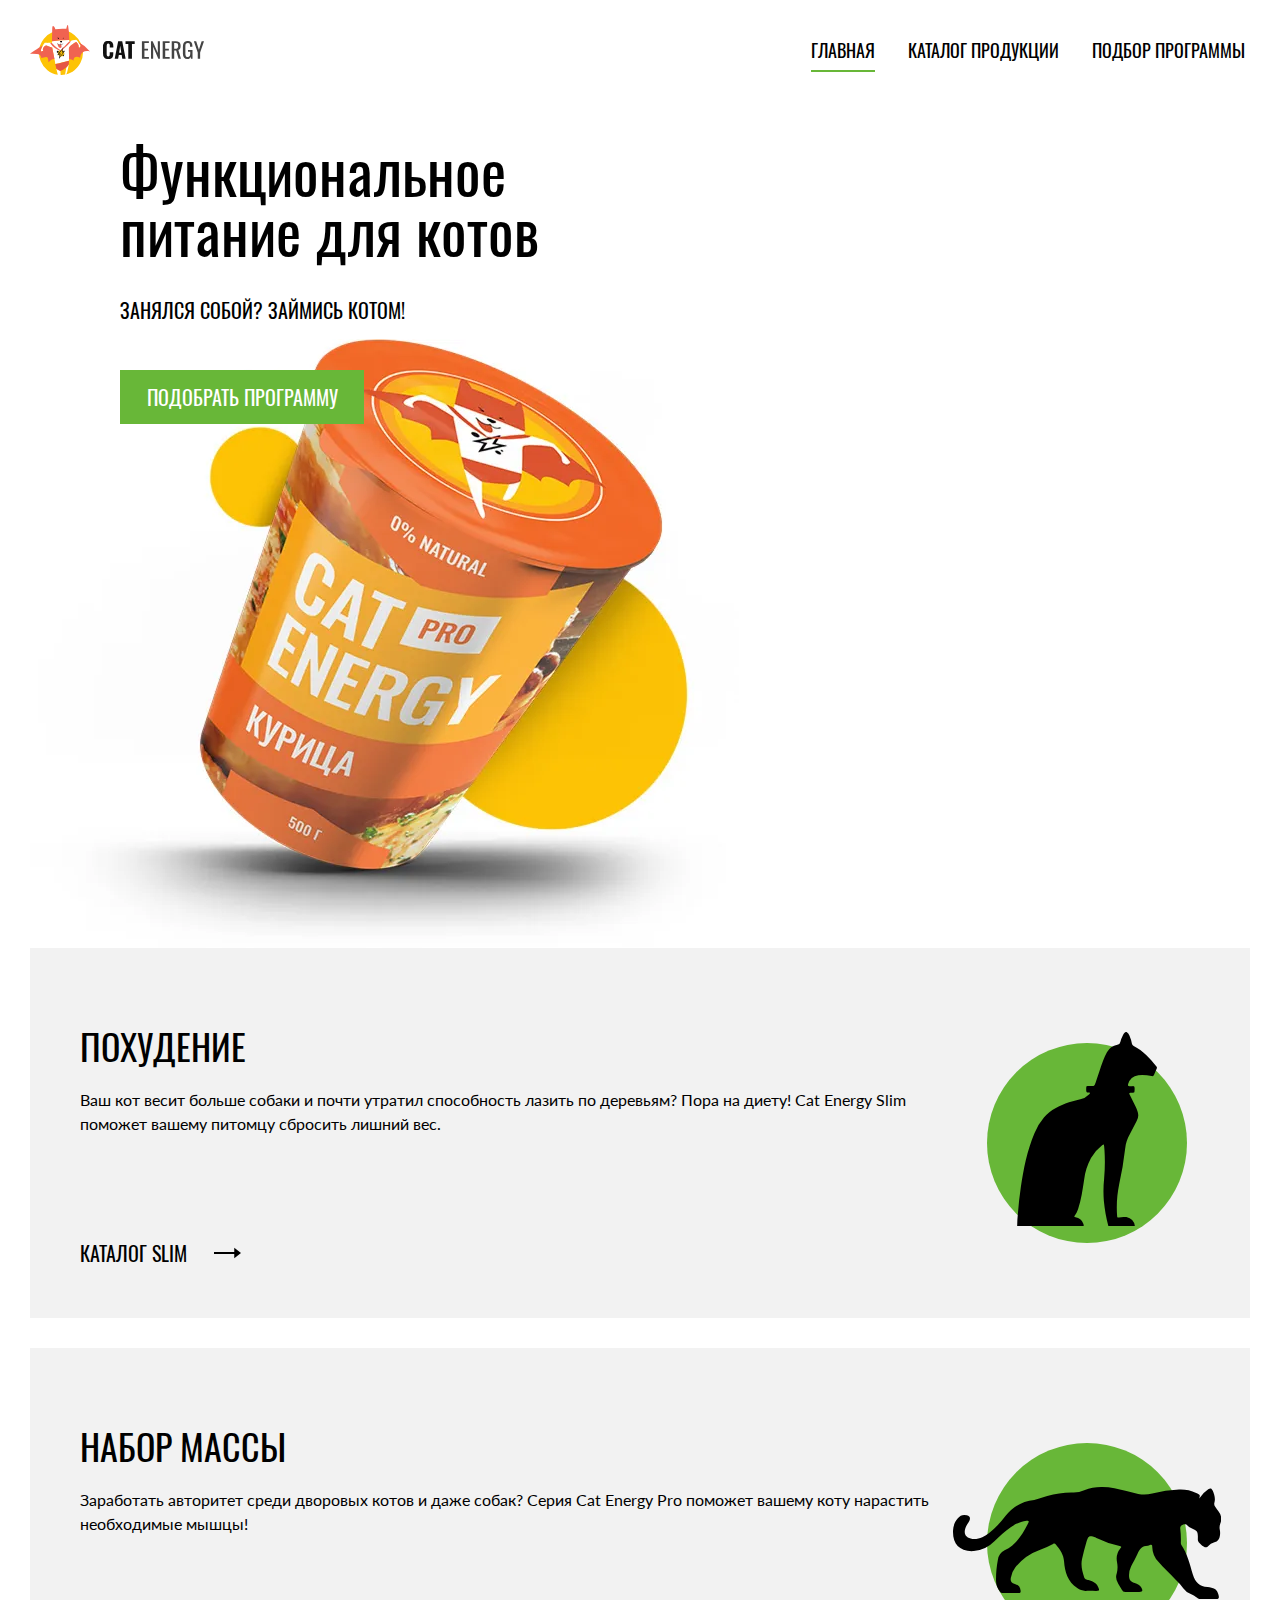
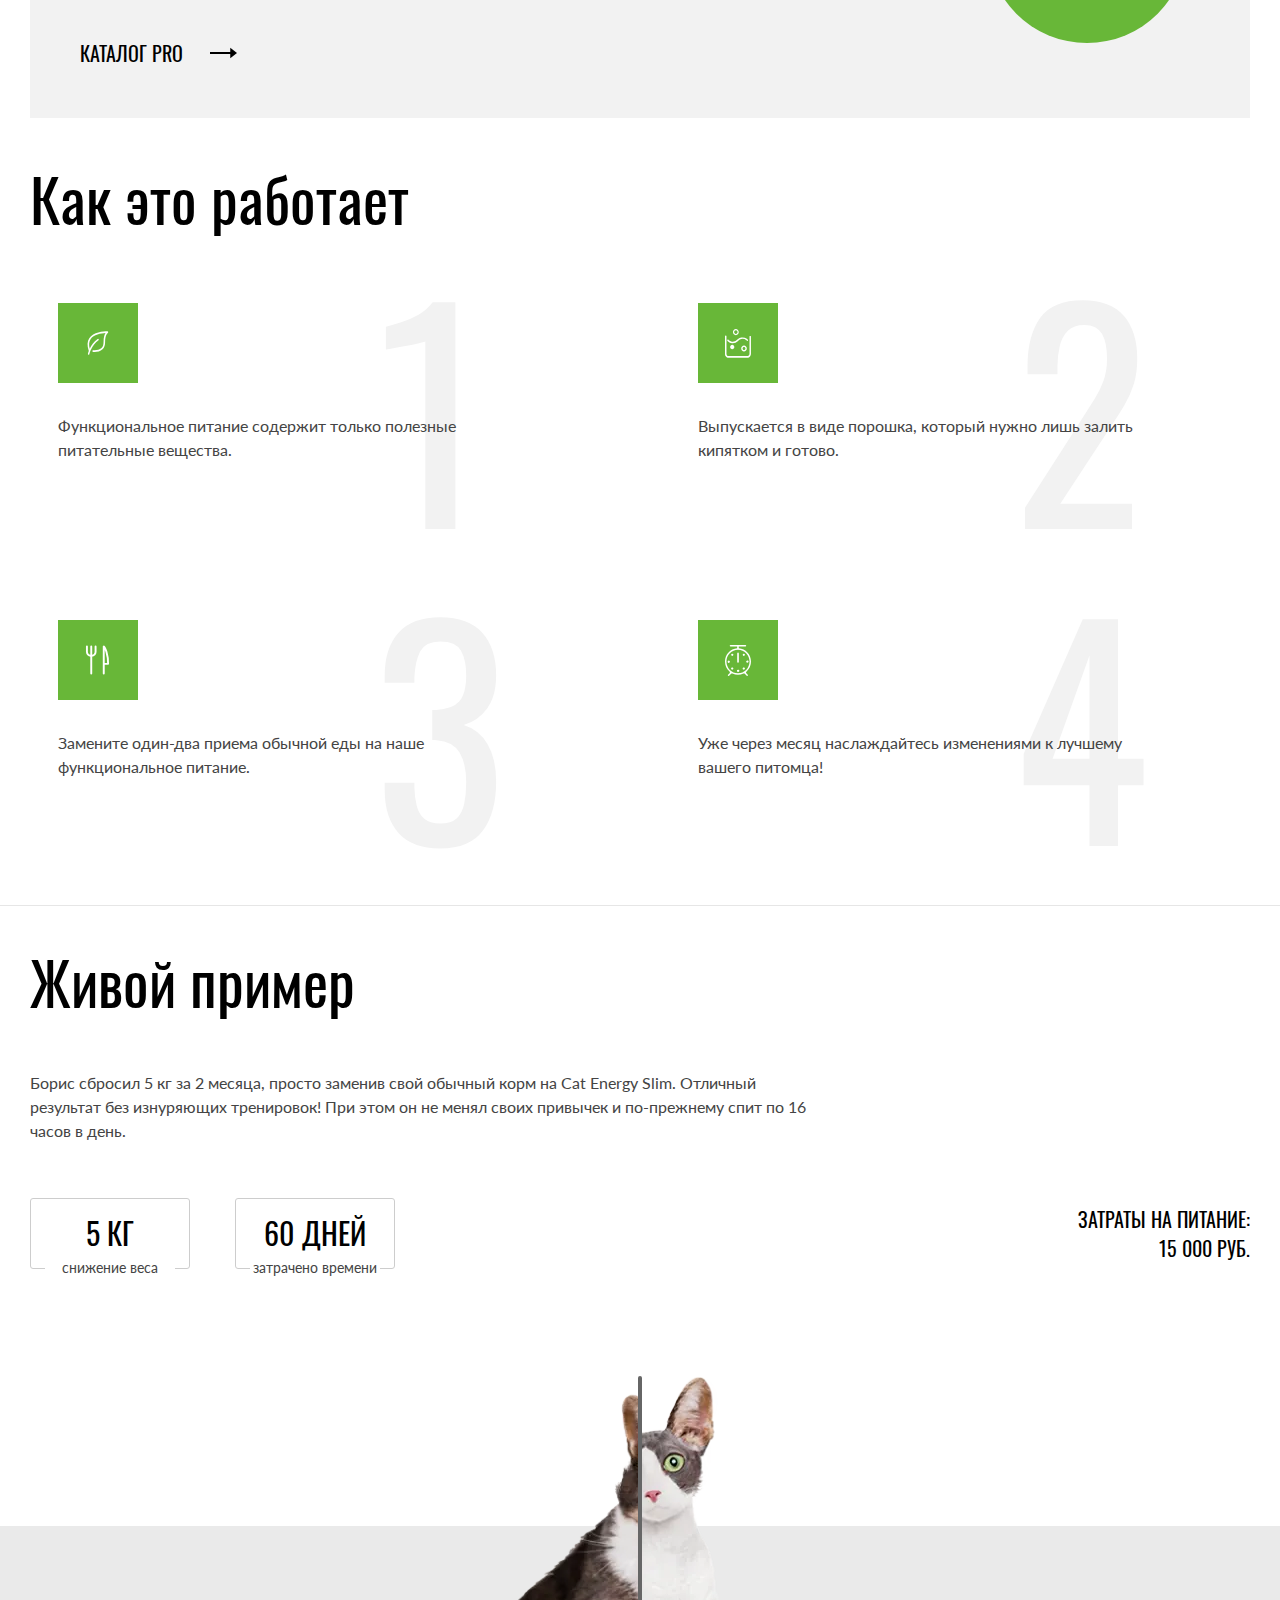
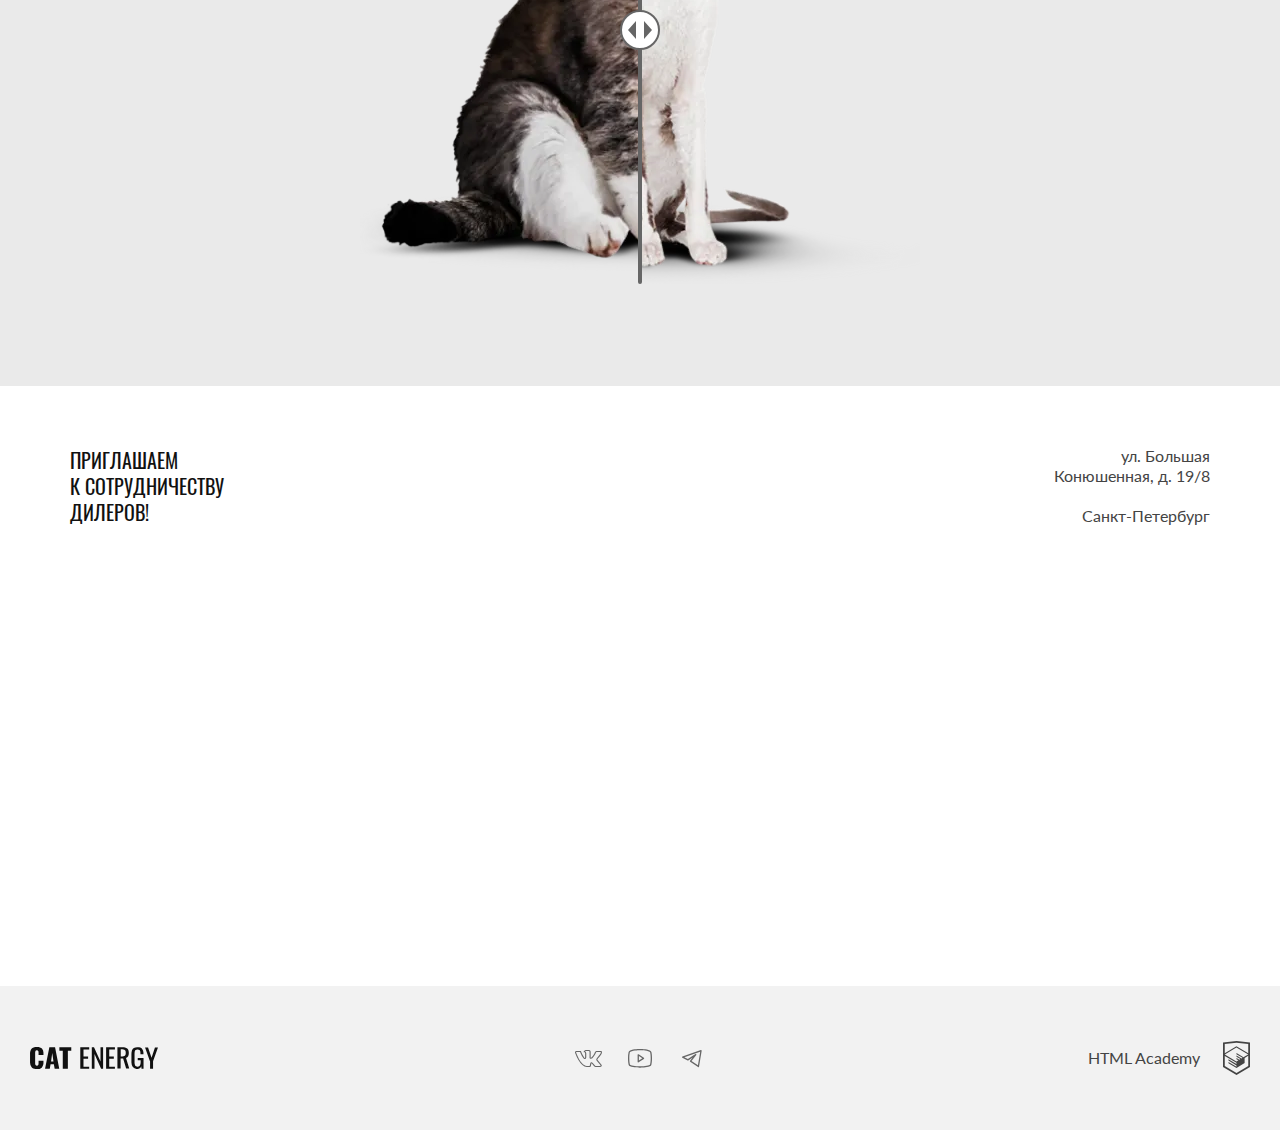
<file: index.html>
<!DOCTYPE html><html lang="ru"><head><meta charset="UTF-8"><title>Cat Energy</title><meta name="viewport" content="width=device-width,initial-scale=1"><link rel="preload" href="fonts/lato/Lato-Regular.woff2" as="font"><link rel="preload" href="fonts/oswald/oswaldregular.woff2" as="font"><link rel="stylesheet" href="styles/styles.css"><link rel="icon" href="favicon.ico"><link rel="icon" href="favicons/icon.svg" type="image/svg+xml"><link rel="apple-touch-icon" href="favicons/apple.png"><link rel="manifest" href="manifest.webmanifest"></head><body><header class="page-header page-header--index"><div class="page-header__wrapper container"><div class="page-header__row"><div class="page-header__logo-icon"><picture><source type="image/svg+xml" media="(min-width: 1440px)" srcset="images/logo_l.svg" width="202" height="59"><source type="image/svg+xml" media="(min-width: 768px)" srcset="images/logo_m.svg" width="174" height="50"><img class="page-header__logo-img" src="images/logo_s.svg" width="33" height="38" alt="Логотип 'Cat energy'."></picture></div><div class="page-header__logo-type"><img class="page-header__brand" src="images/logo-type_s.svg" width="101" height="18" alt="Cat energy."></div><button class="page-header__nav-toggler burger burger--no-js js-burger" type="button" aria-label="Открыть меню."><span class="burger__line"></span> <span class="burger__line"></span> <span class="burger__line"></span></button></div><nav class="page-header__nav main-nav main-nav--index main-nav--no-js js-main-nav"><ul class="main-nav__list"><li class="main-nav__item"><div class="main-nav__link main-nav__link--current main-nav__link--current--index">главная</div></li><li class="main-nav__item"><a class="main-nav__link" href="catalog.html">каталог продукции</a></li><li class="main-nav__item"><a class="main-nav__link" href="form.html">подбор программы</a></li></ul></nav></div></header><main class="page-main"><h1 class="visually-hidden">Продукция Cat Energy.</h1><section class="hero"><div class="hero__wrapper container"><h2 class="hero__title title-prime title-prime--highlight">Функциональное питание для котов</h2><p class="hero__slogan">Занялся собой? Займись котом!</p><a class="hero__form-button button-prime" href="form.html">подобрать программу</a><picture><source type="image/webp" media="(min-width: 1440px)" srcset="images/main-preview_l@1x.webp, images/main-preview_l@2x.webp 2x" width="552" height="499"><source type="image/webp" media="(min-width: 768px)" srcset="images/main-preview_m@1x.webp, images/main-preview_m@2x.webp 2x" width="709" height="609"><source type="image/webp" srcset="images/main-preview_s@1x.webp, images/main-preview_s@2x.webp 2x" width="280" height="270"><source type="image/png" media="(min-width: 1440px)" srcset="images/main-preview_l@1x.png, images/main-preview_l@2x.png 2x" width="552" height="499"><source type="image/png" media="(min-width: 768px)" srcset="images/main-preview_m@1x.png, images/main-preview_m@2x.png 2x" width="709" height="609"><img class="hero__pic" src="images/main-preview_s@1x.png" srcset="images/main-preview_s@2x.png 2x" width="280" height="270" alt="'Cat Energy Pro' с курицей."></picture></div></section><section class="intent"><div class="intent__wrapper container"><h2 class="visually-hidden">линейки при особых потребностях питомца</h2><ul class="intent__list"><li class="intent__item intent-item"><div class="intent__icon intent__icon--slim"><svg width="36" height="50" aria-hidden="true" focusable="false"><use href="images/icons/stack.svg#intent_slim"></use></svg></div><h3 class="intent-item__title">похудение</h3><p class="intent-item__text text-content-prime text-content-prime--highlight">Ваш кот весит больше собаки и почти утратил способность лазить по деревьям? Пора на диету! Cat Energy Slim поможет вашему питомцу сбросить лишний вес.</p><a class="intent-item__link" href="404.html">каталог slim</a></li><li class="intent__item intent-item"><div class="intent__icon intent__icon--pro"><svg width="67" height="28" aria-hidden="true" focusable="false"><use href="images/icons/stack.svg#intent_pro"></use></svg></div><h3 class="intent-item__title">набор массы</h3><p class="intent-item__text text-content-prime text-content-prime--highlight">Заработать авторитет среди дворовых котов и даже собак? Серия Cat Energy Pro поможет вашему коту нарастить необходимые мышцы!</p><a class="intent-item__link" href="404.html">каталог pro</a></li></ul></div></section><section class="food-concept"><div class="food-concept__wrapper container"><h2 class="food-concept__title title-prime">Как это работает</h2><ul class="food-concept__list"><li class="food-concept__item text-content-prime"><div class="food-concept__icon"><svg width="25" height="28" aria-hidden="true" focusable="false"><use href="images/icons/stack.svg#food-concept_leaf"></use></svg></div><p class="food-concept__content">Функциональное питание содержит только полезные питательные вещества.</p></li><li class="food-concept__item text-content-prime"><div class="food-concept__icon"><svg width="26" height="29" aria-hidden="true" focusable="false"><use href="images/icons/stack.svg#food-concept_water"></use></svg></div><p class="food-concept__content">Выпускается в виде порошка, который нужно лишь залить кипятком и готово.</p></li><li class="food-concept__item text-content-prime"><div class="food-concept__icon"><svg width="25" height="30" aria-hidden="true" focusable="false"><use href="images/icons/stack.svg#food-concept_fork-knife"></use></svg></div><p class="food-concept__content">Замените один-два приема обычной еды на наше функциональное питание.</p></li><li class="food-concept__item text-content-prime"><div class="food-concept__icon"><svg width="26" height="31" aria-hidden="true" focusable="false"><use href="images/icons/stack.svg#food-concept_clock"></use></svg></div><p class="food-concept__content">Уже через месяц наслаждайтесь изменениями к&nbsp;лучшему вашего&nbsp;питомца!</p></li></ul></div></section><section class="example"><div class="example__wrapper container"><h2 class="example__title title-prime">Живой пример</h2><p class="example__text text-content-prime">Борис сбросил 5 кг за 2 месяца, просто заменив свой обычный корм на Cat Energy Slim. Отличный результат без&nbsp;изнуряющих тренировок! При этом он не менял своих привычек и по-прежнему спит по 16 часов в день.</p><div class="example__stat"><dl class="example__stat-list statistic"><div class="statistic__item"><dt class="statistic__count">5 кг</dt><dd class="statistic__description">снижение веса</dd></div><div class="statistic__item"><dt class="statistic__count">60 дней</dt><dd class="statistic__description">затрачено времени</dd></div></dl><p class="example__stat-price">Затраты на питание: <span class="example__stat-price-value">15 000 РУБ.</span></p></div><div class="example__slider slider"><div class="slider__before"><picture><source type="image/webp" media="(min-width: 768px)" srcset="images/examp-before_l@1x.webp, images/examp-before_l@2x.webp 2x" width="560" height="512"><source type="image/webp" srcset="images/examp-before_s@1x.webp, images/examp-before_s@2x.webp 2x" width="280" height="256"><source type="image/png" media="(min-width: 768px)" srcset="images/examp-before_l@1x.png, images/examp-before_l@2x.png 2x" width="560" height="512"><img class="slider__before-pic" src="images/examp-before_s@1x.png" srcset="images/examp-before_s@2x.png 2x" width="280" height="256" alt="Борис 2 месяца назад."></picture></div><button class="slider__draggler" type="button" aria-label="Потяните в бок и сравните результат."><span class="slider__arrows"></span></button><div class="slider__after"><picture><source type="image/webp" media="(min-width: 768px)" srcset="images/examp-after_l@1x.webp, images/examp-after_l@2x.webp 2x" width="560" height="512"><source type="image/webp" srcset="images/examp-after_s@1x.webp, images/examp-after_s@2x.webp 2x" width="280" height="256"><source type="image/png" media="(min-width: 768px)" srcset="images/examp-after_l@1x.png, images/examp-after_l@2x.png 2x" width="560" height="512"><img class="slider__after-pic" src="images/examp-after_s@1x.png" srcset="images/examp-after_s@2x.png 2x" width="280" height="256" alt="Борис сейчас."></picture></div></div></div></section><section class="contacts"><div class="contacts__wrapper container"><h2 class="contacts__title">приглашаем к&nbsp;сотрудничеству дилеров!</h2><address class="contacts__address">ул. Большая Конюшенная,&nbsp;д.&nbsp;19/8 <span class="contacts__city">Санкт-Петербург</span></address></div><div class="contacts__map-wrapper"><iframe class="contacts__map" src="https://www.google.com/maps/embed?pb=!1m18!1m12!1m3!1d1998.6037876728633!2d30.320472477571837!3d59.93871647491507!2m3!1f0!2f0!3f0!3m2!1i1024!2i768!4f13.1!3m3!1m2!1s0x4696310fca145cc1%3A0x42b32648d8238007!2z0JHQvtC70YzRiNCw0Y8g0JrQvtC90Y7RiNC10L3QvdCw0Y8g0YPQuy4sIDE5LzgsINCh0LDQvdC60YIt0J_QtdGC0LXRgNCx0YPRgNCzLCAxOTExODY!5e0!3m2!1sru!2sru!4v1704482740620!5m2!1sru!2sru" loading="lazy"></iframe></div></section></main><footer class="page-footer"><div class="page-footer__wrapper container"><div class="page-footer__logo-link"><img src="images/logo-type_s.svg" width="128" height="24" alt="Логотип 'Cat energy'."></div><ul class="page-footer__socials socials"><li class="socials__item"><a class="socials__link" href="https://vk.com/htmlacademy" aria-label="Cat Energy в 'В контакте'."><svg class="socials__icon" role="img" width="28" height="22" fill="currentColor"><use href="images/icons/stack.svg#social_vk"></use></svg></a></li><li class="socials__item"><a class="socials__link" href="https://www.youtube.com/user/htmlacademyru" aria-label="Cat Energy в 'You Tube'."><svg class="socials__icon" role="img" width="28" height="22" fill="currentColor"><use href="images/icons/stack.svg#social_youtube"></use></svg></a></li><li class="socials__item"><a class="socials__link" href="https://t.me/htmlacademy" aria-label="Cat Energy в 'Telegram'."><svg class="socials__icon" role="img" width="28" height="22" fill="currentColor"><use href="images/icons/stack.svg#social_telegram"></use></svg></a></li></ul><div class="page-footer__developer"><a class="page-footer__developer-link" href="https://htmlacademy.ru/intensive/adaptive" aria-label="Сайт 'HTML Academy'.">HTML Academy</a> <a class="page-footer__developer-link page-footer__developer-link--icon" href="https://htmlacademy.ru/intensive/adaptive" aria-label="Сайт 'HTML Academy'."></a></div></div></footer><script src="scripts/menu.js"></script></body></html>
</file>
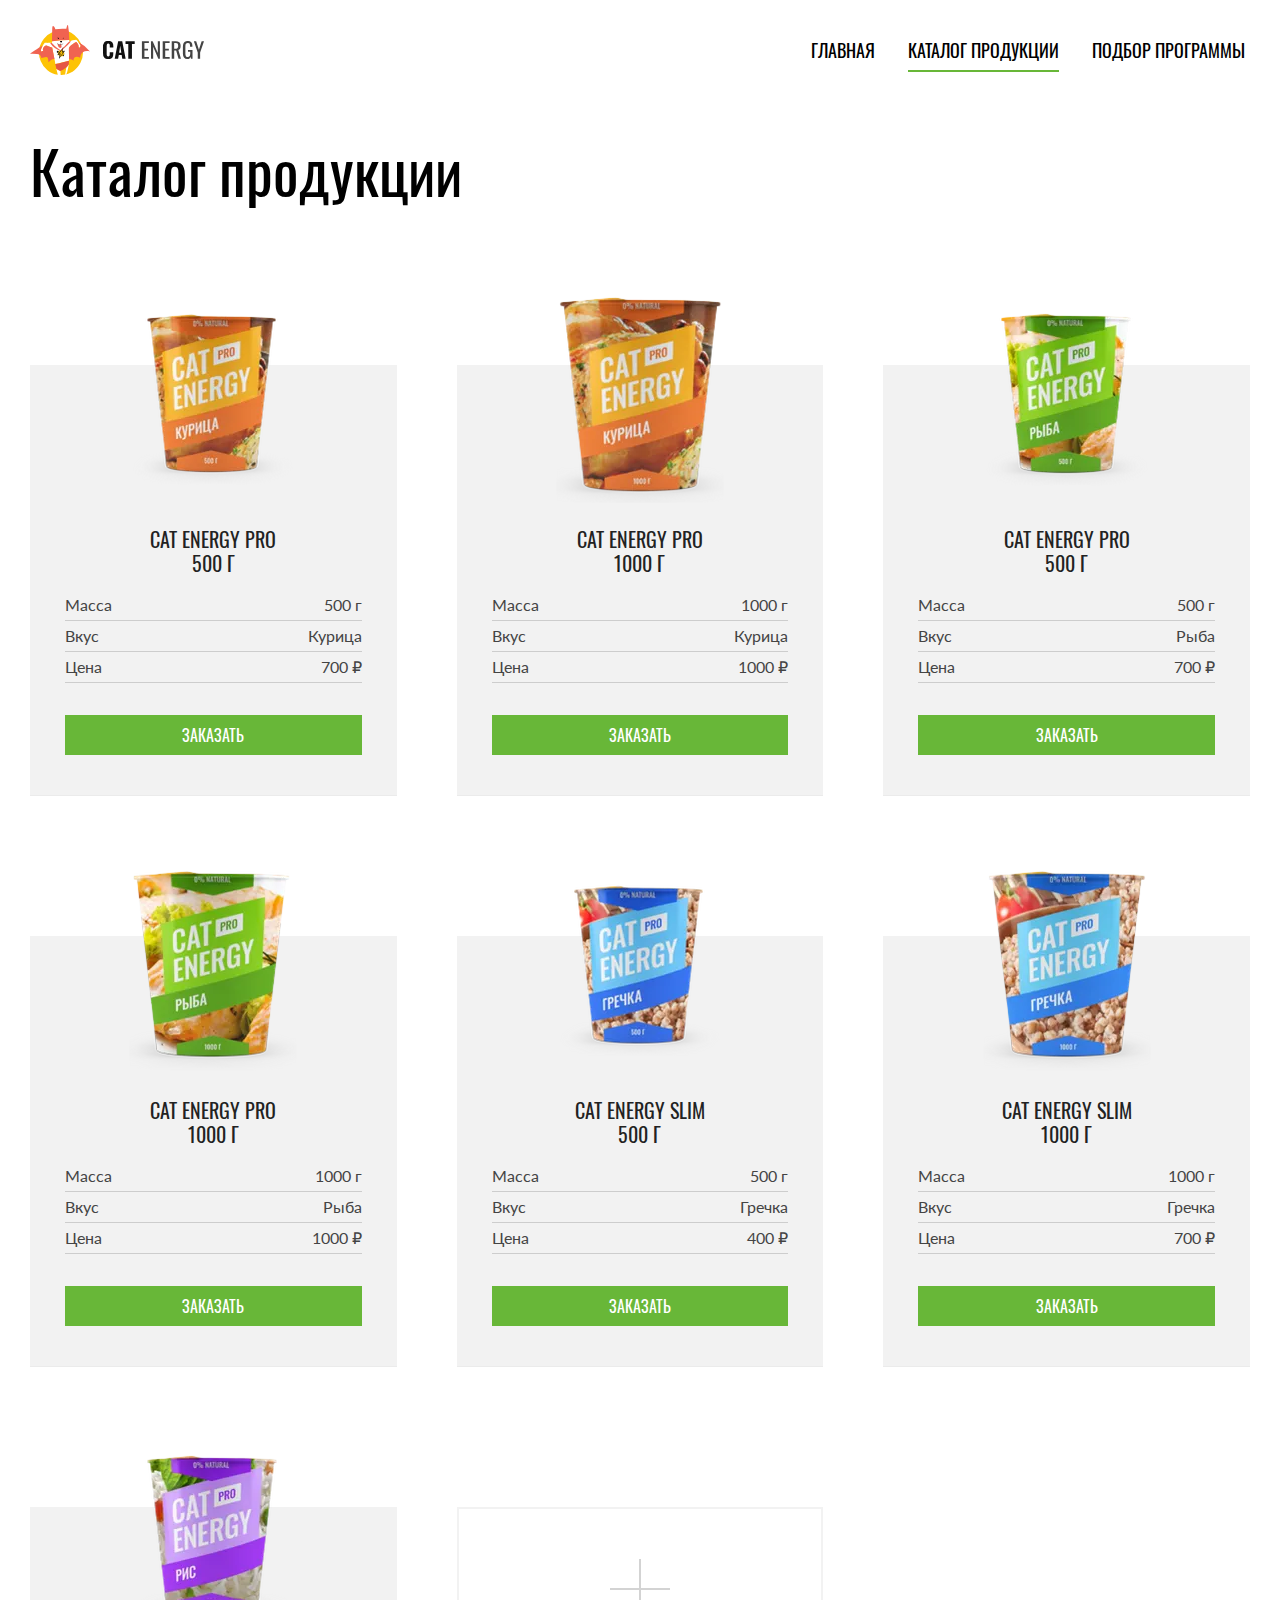
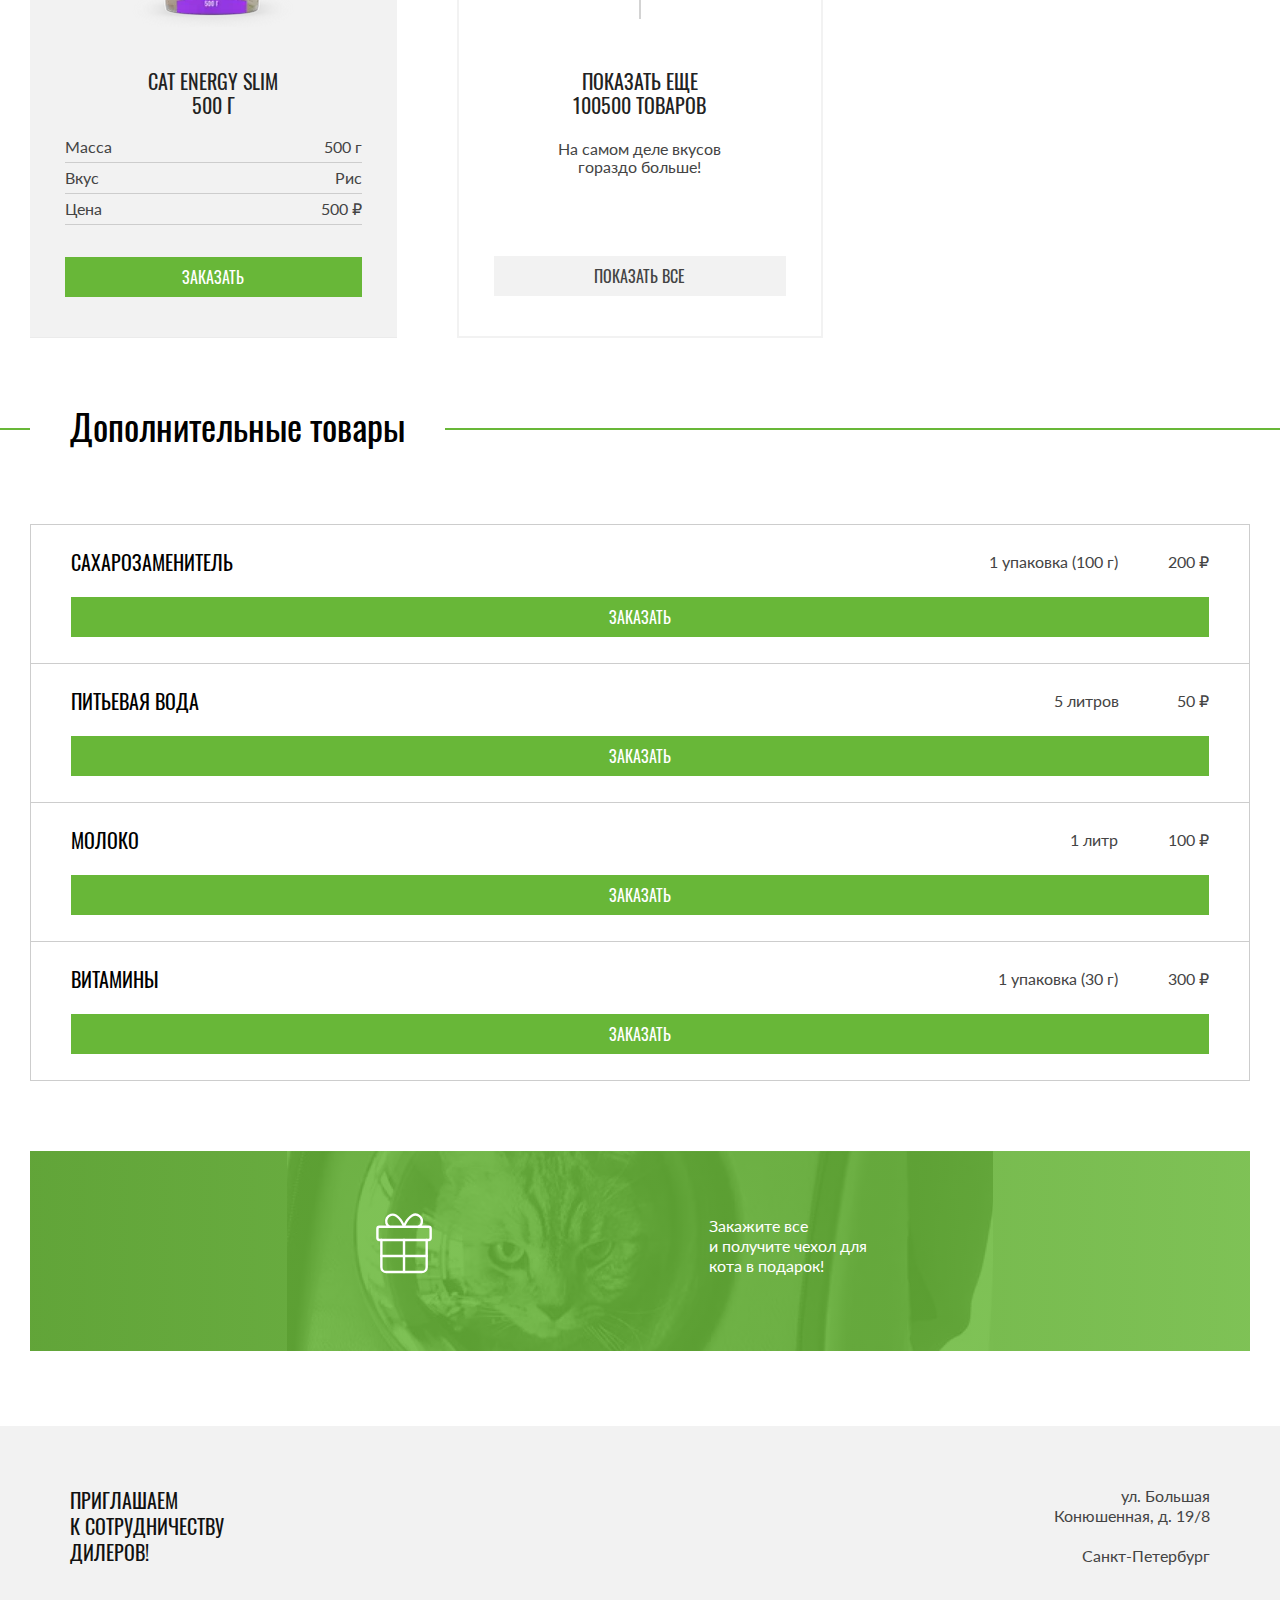
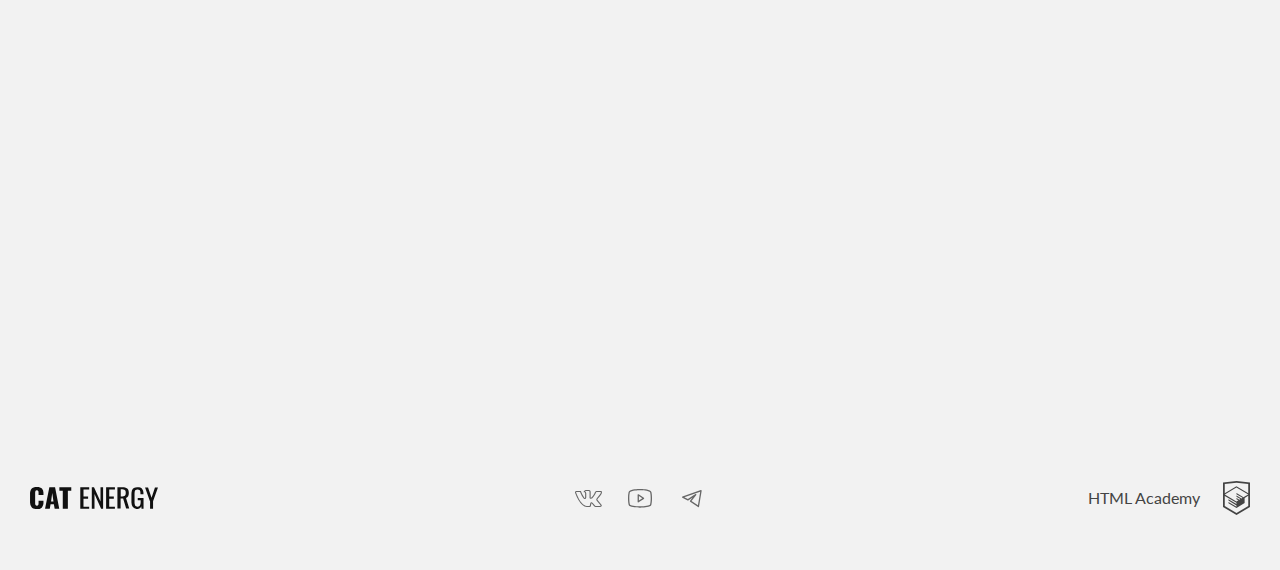
<file: catalog.html>
<!DOCTYPE html><html lang="ru"><head><meta charset="UTF-8"><title>Cat Energy</title><meta name="viewport" content="width=device-width,initial-scale=1"><link rel="preload" href="fonts/lato/Lato-Regular.woff2" as="font"><link rel="preload" href="fonts/oswald/oswaldregular.woff2" as="font"><link rel="stylesheet" href="styles/styles.css"><link rel="icon" href="favicon.ico"><link rel="icon" href="favicons/icon.svg" type="image/svg+xml"><link rel="apple-touch-icon" href="favicons/apple.png"><link rel="manifest" href="manifest.webmanifest"></head><body><header class="page-header"><div class="page-header__wrapper container"><div class="page-header__row page-header__row--inner"><a class="page-header__logo-icon" href="index.html"><picture><source type="image/svg+xml" media="(min-width: 1440px)" srcset="images/logo_l.svg" width="202" height="59"><source type="image/svg+xml" media="(min-width: 768px)" srcset="images/logo_m.svg" width="174" height="50"><img class="page-header__logo-img" src="images/logo_s.svg" width="33" height="38" alt="Логотип 'Cat energy'."></picture></a><a class="page-header__logo-type" href="index.html" tabindex="-1"><img class="page-header__brand" src="images/logo-type_s.svg" width="101" height="18" alt="Cat energy."> </a><button class="page-header__nav-toggler burger burger--no-js js-burger" type="button" aria-label="Открыть меню."><span class="burger__line"></span> <span class="burger__line"></span> <span class="burger__line"></span></button></div><nav class="page-header__nav main-nav main-nav--no-js js-main-nav"><ul class="main-nav__list"><li class="main-nav__item"><a class="main-nav__link" href="index.html">главная</a></li><li class="main-nav__item"><div class="main-nav__link main-nav__link--current">каталог продукции</div></li><li class="main-nav__item"><a class="main-nav__link" href="form.html">подбор программы</a></li></ul></nav></div></header><main class="page-main"><h1 class="page-main__title title-prime">Каталог продукции</h1><section class="products"><h2 class="visually-hidden">Полнорационный корм</h2><div class="products__wrapper container"><ul class="products__list"><li class="product"><a class="product__pic-link" href="404.html" tabindex="-1"><picture><source type="image/webp" media="(min-width: 1440px)" srcset="images/product-chiken-500_l@1x.webp, images/product-chiken-500_l@2x.webp 2x" width="169" height="210"><source type="image/webp" media="(min-width: 768px)" srcset="images/product-chiken-500_m@1x.webp, images/product-chiken-500_m@2x.webp 2x" width="200" height="210"><source type="image/webp" srcset="images/product-chiken-500_s@1x.webp, images/product-chiken-500_s@2x.webp 2x" width="140" height="107"><source type="image/png" media="(min-width: 1440px)" srcset="images/product-chiken-500_l@1x.png, images/product-chiken-500_l@2x.png 2x" width="169" height="210"><source type="image/png" media="(min-width: 768px)" srcset="images/product-chiken-500_m@1x.png, images/product-chiken-500_m@2x.png 2x" width="200" height="210"><img class="product__pic" src="images/product-chiken-500_s@1x.png" srcset="images/product-chiken-500_s@2x.png 2x" width="140" height="107" alt="Cat Energy PRO с курицей."></picture></a><a class="product__title-link" href="404.html"><h3 class="product__title title-catalog">Cat Energy PRO 500 г</h3></a><dl class="product__description"><div class="product__description-item"><dt class="product__description-name">Масса</dt><dd class="product__description-value">500 г</dd></div><div class="product__description-item"><dt class="product__description-name">Вкус</dt><dd class="product__description-value">Курица</dd></div><div class="product__description-item"><dt class="product__description-name">Цена</dt><dd class="product__description-value">700 ₽</dd></div></dl><a class="product__link button-prime button-prime--catalog" href="404.html">заказать</a></li><li class="product"><a class="product__pic-link" href="404.html" tabindex="-1"><picture><source type="image/webp" media="(min-width: 1440px)" srcset="images/product-chiken-1000_l@1x.webp, images/product-chiken-1000_l@2x.webp 2x" width="169" height="210"><source type="image/webp" media="(min-width: 768px)" srcset="images/product-chiken-1000_m@1x.webp, images/product-chiken-1000_m@2x.webp 2x" width="200" height="210"><source type="image/webp" srcset="images/product-chiken-1000_s@1x.webp, images/product-chiken-1000_s@2x.webp 2x" width="140" height="107"><source type="image/png" media="(min-width: 1440px)" srcset="images/product-chiken-1000_l@1x.png, images/product-chiken-1000_l@2x.png 2x" width="169" height="210"><source type="image/png" media="(min-width: 768px)" srcset="images/product-chiken-1000_m@1x.png, images/product-chiken-1000_m@2x.png 2x" width="200" height="210"><img class="product__pic" src="images/product-chiken-1000_s@1x.png" srcset="images/product-chiken-1000_s@2x.png 2x" width="140" height="107" alt="Cat Energy PRO с курицей."></picture></a><a class="product__title-link" href="404.html"><h3 class="product__title title-catalog">Cat Energy PRO 1000 г</h3></a><dl class="product__description"><div class="product__description-item"><dt class="product__description-name">Масса</dt><dd class="product__description-value">1000 г</dd></div><div class="product__description-item"><dt class="product__description-name">Вкус</dt><dd class="product__description-value">Курица</dd></div><div class="product__description-item"><dt class="product__description-name">Цена</dt><dd class="product__description-value">1000 ₽</dd></div></dl><a class="product__link button-prime button-prime--catalog" href="404.html">заказать</a></li><li class="product"><a class="product__pic-link" href="404.html" tabindex="-1"><picture><source type="image/webp" media="(min-width: 1440px)" srcset="images/product-fish-500_l@1x.webp, images/product-fish-500_l@2x.webp 2x" width="169" height="210"><source type="image/webp" media="(min-width: 768px)" srcset="images/product-fish-500_m@1x.webp, images/product-fish-500_m@2x.webp 2x" width="200" height="210"><source type="image/webp" srcset="images/product-fish-500_s@1x.webp, images/product-fish-500_s@2x.webp 2x" width="140" height="107"><source type="image/png" media="(min-width: 1440px)" srcset="images/product-fish-500_l@1x.png, images/product-fish-500_l@2x.png 2x" width="169" height="210"><source type="image/png" media="(min-width: 768px)" srcset="images/product-fish-500_m@1x.png, images/product-fish-500_m@2x.png 2x" width="200" height="210"><img class="product__pic" src="images/product-fish-500_s@1x.png" srcset="images/product-fish-500_s@2x.png 2x" width="140" height="107" alt="Cat Energy PRO с рыбой."></picture></a><a class="product__title-link" href="404.html"><h3 class="product__title title-catalog">Cat Energy PRO 500 г</h3></a><dl class="product__description"><div class="product__description-item"><dt class="product__description-name">Масса</dt><dd class="product__description-value">500 г</dd></div><div class="product__description-item"><dt class="product__description-name">Вкус</dt><dd class="product__description-value">Рыба</dd></div><div class="product__description-item"><dt class="product__description-name">Цена</dt><dd class="product__description-value">700 ₽</dd></div></dl><a class="product__link button-prime button-prime--catalog" href="404.html">заказать</a></li><li class="product"><a class="product__pic-link" href="404.html" tabindex="-1"><picture><source type="image/webp" media="(min-width: 1440px)" srcset="images/product-fish-1000_l@1x.webp, images/product-fish-1000_l@2x.webp 2x" width="169" height="210"><source type="image/webp" media="(min-width: 768px)" srcset="images/product-fish-1000_m@1x.webp, images/product-fish-1000_m@2x.webp 2x" width="200" height="210"><source type="image/webp" srcset="images/product-fish-1000_s@1x.webp, images/product-fish-1000_s@2x.webp 2x" width="140" height="107"><source type="image/png" media="(min-width: 1440px)" srcset="images/product-fish-1000_l@1x.png, images/product-fish-1000_l@2x.png 2x" width="169" height="210"><source type="image/png" media="(min-width: 768px)" srcset="images/product-fish-1000_m@1x.png, images/product-fish-1000_m@2x.png 2x" width="200" height="210"><img class="product__pic" src="images/product-fish-1000_s@1x.png" srcset="images/product-fish-1000_s@2x.png 2x" width="140" height="107" alt="Cat Energy PRO с рыбой."></picture></a><a class="product__title-link" href="404.html"><h3 class="product__title title-catalog">Cat Energy PRO 1000 г</h3></a><dl class="product__description"><div class="product__description-item"><dt class="product__description-name">Масса</dt><dd class="product__description-value">1000 г</dd></div><div class="product__description-item"><dt class="product__description-name">Вкус</dt><dd class="product__description-value">Рыба</dd></div><div class="product__description-item"><dt class="product__description-name">Цена</dt><dd class="product__description-value">1000 ₽</dd></div></dl><a class="product__link button-prime button-prime--catalog" href="404.html">заказать</a></li><li class="product"><a class="product__pic-link" href="404.html" tabindex="-1"><picture><source type="image/webp" media="(min-width: 1440px)" srcset="images/product-buckwheat-500_l@1x.webp, images/product-buckwheat-500_l@2x.webp 2x" width="169" height="210"><source type="image/webp" media="(min-width: 768px)" srcset="images/product-buckwheat-500_m@1x.webp, images/product-buckwheat-500_m@2x.webp 2x" width="200" height="210"><source type="image/png" srcset="images/product-buckwheat-500_s@1x.webp, images/product-buckwheat-500_s@2x.webp 2x" width="140" height="107"><source type="image/png" media="(min-width: 1440px)" srcset="images/product-buckwheat-500_l@1x.png, images/product-buckwheat-500_l@2x.png 2x" width="169" height="210"><source type="image/png" media="(min-width: 768px)" srcset="images/product-buckwheat-500_m@1x.png, images/product-buckwheat-500_m@2x.png 2x" width="200" height="210"><img class="product__pic" src="images/product-buckwheat-500_s@1x.png" srcset="images/product-buckwheat-500_s@2x.png 2x" width="140" height="107" alt="Cat Energy slim с гречкой."></picture></a><a class="product__title-link" href="404.html"><h3 class="product__title title-catalog">Cat Energy slim 500 г</h3></a><dl class="product__description"><div class="product__description-item"><dt class="product__description-name">Масса</dt><dd class="product__description-value">500 г</dd></div><div class="product__description-item"><dt class="product__description-name">Вкус</dt><dd class="product__description-value">Гречка</dd></div><div class="product__description-item"><dt class="product__description-name">Цена</dt><dd class="product__description-value">400 ₽</dd></div></dl><a class="product__link button-prime button-prime--catalog" href="404.html">заказать</a></li><li class="product"><a class="product__pic-link" href="404.html" tabindex="-1"><picture><source type="image/webp" media="(min-width: 1440px)" srcset="images/product-buckwheat-1000_l@1x.webp, images/product-buckwheat-1000_l@2x.webp 2x" width="169" height="210"><source type="image/webp" media="(min-width: 768px)" srcset="images/product-buckwheat-1000_m@1x.webp, images/product-buckwheat-1000_m@2x.webp 2x" width="200" height="210"><source type="image/webp" srcset="images/product-buckwheat-1000_s@1x.webp, images/product-buckwheat-1000_s@2x.webp 2x" width="140" height="107"><source type="image/png" media="(min-width: 1440px)" srcset="images/product-buckwheat-1000_l@1x.png, images/product-buckwheat-1000_l@2x.png 2x" width="169" height="210"><source type="image/png" media="(min-width: 768px)" srcset="images/product-buckwheat-1000_m@1x.png, images/product-buckwheat-1000_m@2x.png 2x" width="200" height="210"><img class="product__pic" src="images/product-buckwheat-1000_s@1x.png" srcset="images/product-buckwheat-1000_s@2x.png 2x" width="140" height="107" alt="Cat Energy slim с гречкой."></picture></a><a class="product__title-link" href="404."><h3 class="product__title title-catalog">Cat Energy slim 1000 г</h3></a><dl class="product__description"><div class="product__description-item"><dt class="product__description-name">Масса</dt><dd class="product__description-value">1000 г</dd></div><div class="product__description-item"><dt class="product__description-name">Вкус</dt><dd class="product__description-value">Гречка</dd></div><div class="product__description-item"><dt class="product__description-name">Цена</dt><dd class="product__description-value">700 ₽</dd></div></dl><a class="product__link button-prime button-prime--catalog" href="404.html">заказать</a></li><li class="product"><a class="product__pic-link" href="404.html" tabindex="-1"><picture><source type="image/webp" media="(min-width: 1440px)" srcset="images/product-rice-500_l@1x.webp, images/product-rice-500_l@2x.webp 2x" width="169" height="210"><source type="image/webp" media="(min-width: 768px)" srcset="images/product-rice-500_m@1x.webp, images/product-rice-500_m@2x.webp 2x" width="200" height="210"><source type="image/webp" srcset="images/product-rice-500_s@1x.webp, images/product-rice-500_s@2x.webp 2x" width="140" height="107"><source type="image/png" media="(min-width: 1440px)" srcset="images/product-rice-500_l@1x.png, images/product-rice-500_l@2x.png 2x" width="169" height="210"><source type="image/png" media="(min-width: 768px)" srcset="images/product-rice-500_m@1x.png, images/product-rice-500_m@2x.png 2x" width="200" height="210"><img class="product__pic" src="images/product-rice-500_s@1x.png" srcset="images/product-rice-500_s@2x.png 2x" width="140" height="107" alt="Cat Energy slim с рисом."></picture></a><a class="product__title-link" href="404.html"><h3 class="product__title title-catalog">Cat Energy slim 500 г</h3></a><dl class="product__description"><div class="product__description-item"><dt class="product__description-name">Масса</dt><dd class="product__description-value">500 г</dd></div><div class="product__description-item"><dt class="product__description-name">Вкус</dt><dd class="product__description-value">Рис</dd></div><div class="product__description-item"><dt class="product__description-name">Цена</dt><dd class="product__description-value">500 ₽</dd></div></dl><a class="product__link button-prime button-prime--catalog" href="404.html">заказать</a></li><li class="more"><h3 class="more__title title-catalog">Показать еще 100500 товаров</h3><p class="more__text">На самом деле вкусов гораздо больше!</p><a class="more__link button-prime button-prime--catalog button-prime--special" href="404.html">показать все</a></li></ul></div></section><section class="additional"><div class="additional__wrapper container"><h2 class="additional__title title-highlight"><span>Дополнительные&nbsp;товары</span></h2><ul class="additional__list"><li class="additional-card"><a class="additional-card__title-link" href="404.html"><h3 class="additional-card__title">Сахарозаменитель</h3></a><ul class="additional-card__description"><li class="additional-card__volume">1 упаковка (100 г)</li><li class="additional-card__price"><span class="visually-hidden">цена:</span>200 ₽</li></ul><a class="additional-card__link button-prime button-prime--catalog" href="404.html">заказать</a></li><li class="additional-card"><a class="additional-card__title-link" href="404.html"><h3 class="additional-card__title">питьевая вода</h3></a><ul class="additional-card__description"><li class="additional-card__volume">5 литров</li><li class="additional-card__price"><span class="visually-hidden">цена:</span>50 ₽</li></ul><a class="additional-card__link button-prime button-prime--catalog" href="404.html">заказать</a></li><li class="additional-card"><a class="additional-card__title-link" href="404.html"><h3 class="additional-card__title">молоко</h3></a><ul class="additional-card__description"><li class="additional-card__volume">1 литр</li><li class="additional-card__price"><span class="visually-hidden">цена:</span>100 ₽</li></ul><a class="additional-card__link button-prime button-prime--catalog" href="404.html">заказать</a></li><li class="additional-card"><a class="additional-card__title-link" href="404.html"><h3 class="additional-card__title">витамины</h3></a><ul class="additional-card__description"><li class="additional-card__volume">1 упаковка (30 г)</li><li class="additional-card__price"><span class="visually-hidden">цена:</span>300 ₽</li></ul><a class="additional-card__link button-prime button-prime--catalog" href="404.html">заказать</a></li></ul><div class="present"><h2 class="visually-hidden">Специальное предложение!</h2><p class="present__text">Закажите все и&nbsp;получите чехол для кота в подарок!</p></div></div></section><section class="contacts contacts--dark"><div class="contacts__wrapper container"><h2 class="contacts__title">приглашаем к&nbsp;сотрудничеству дилеров!</h2><address class="contacts__address">ул. Большая Конюшенная,&nbsp;д.&nbsp;19/8 <span class="contacts__city">Санкт-Петербург</span></address></div><div class="contacts__map-wrapper"><iframe class="contacts__map" src="https://www.google.com/maps/embed?pb=!1m18!1m12!1m3!1d1998.6037876728633!2d30.320472477571837!3d59.93871647491507!2m3!1f0!2f0!3f0!3m2!1i1024!2i768!4f13.1!3m3!1m2!1s0x4696310fca145cc1%3A0x42b32648d8238007!2z0JHQvtC70YzRiNCw0Y8g0JrQvtC90Y7RiNC10L3QvdCw0Y8g0YPQuy4sIDE5LzgsINCh0LDQvdC60YIt0J_QtdGC0LXRgNCx0YPRgNCzLCAxOTExODY!5e0!3m2!1sru!2sru!4v1704482740620!5m2!1sru!2sru" loading="lazy"></iframe></div></section></main><footer class="page-footer"><div class="page-footer__wrapper container"><a class="page-footer__logo-link" href="index.html" aria-current="page"><img src="images/logo-type_s.svg" width="128" height="24" alt="Логотип 'Cat energy'."></a><ul class="page-footer__socials socials"><li class="socials__item"><a class="socials__link" href="https://vk.com/htmlacademy" aria-label="Cat Energy в 'В контакте'."><svg class="socials__icon" role="img" width="28" height="22" fill="currentColor"><use href="images/icons/stack.svg#social_vk"></use></svg></a></li><li class="socials__item"><a class="socials__link" href="https://www.youtube.com/user/htmlacademyru" aria-label="Cat Energy в 'You Tube'."><svg class="socials__icon" role="img" width="28" height="22" fill="currentColor"><use href="images/icons/stack.svg#social_youtube"></use></svg></a></li><li class="socials__item"><a class="socials__link" href="https://t.me/htmlacademy" aria-label="Cat Energy в 'Telegram'."><svg class="socials__icon" role="img" width="28" height="22" fill="currentColor"><use href="images/icons/stack.svg#social_telegram"></use></svg></a></li></ul><div class="page-footer__developer"><a class="page-footer__developer-link" href="https://htmlacademy.ru/intensive/adaptive" aria-label="Сайт 'HTML Academy'.">HTML Academy</a> <a class="page-footer__developer-link page-footer__developer-link--icon" href="https://htmlacademy.ru/intensive/adaptive" aria-label="Сайт 'HTML Academy'."></a></div></div></footer><script src="scripts/menu.js"></script></body></html>
</file>
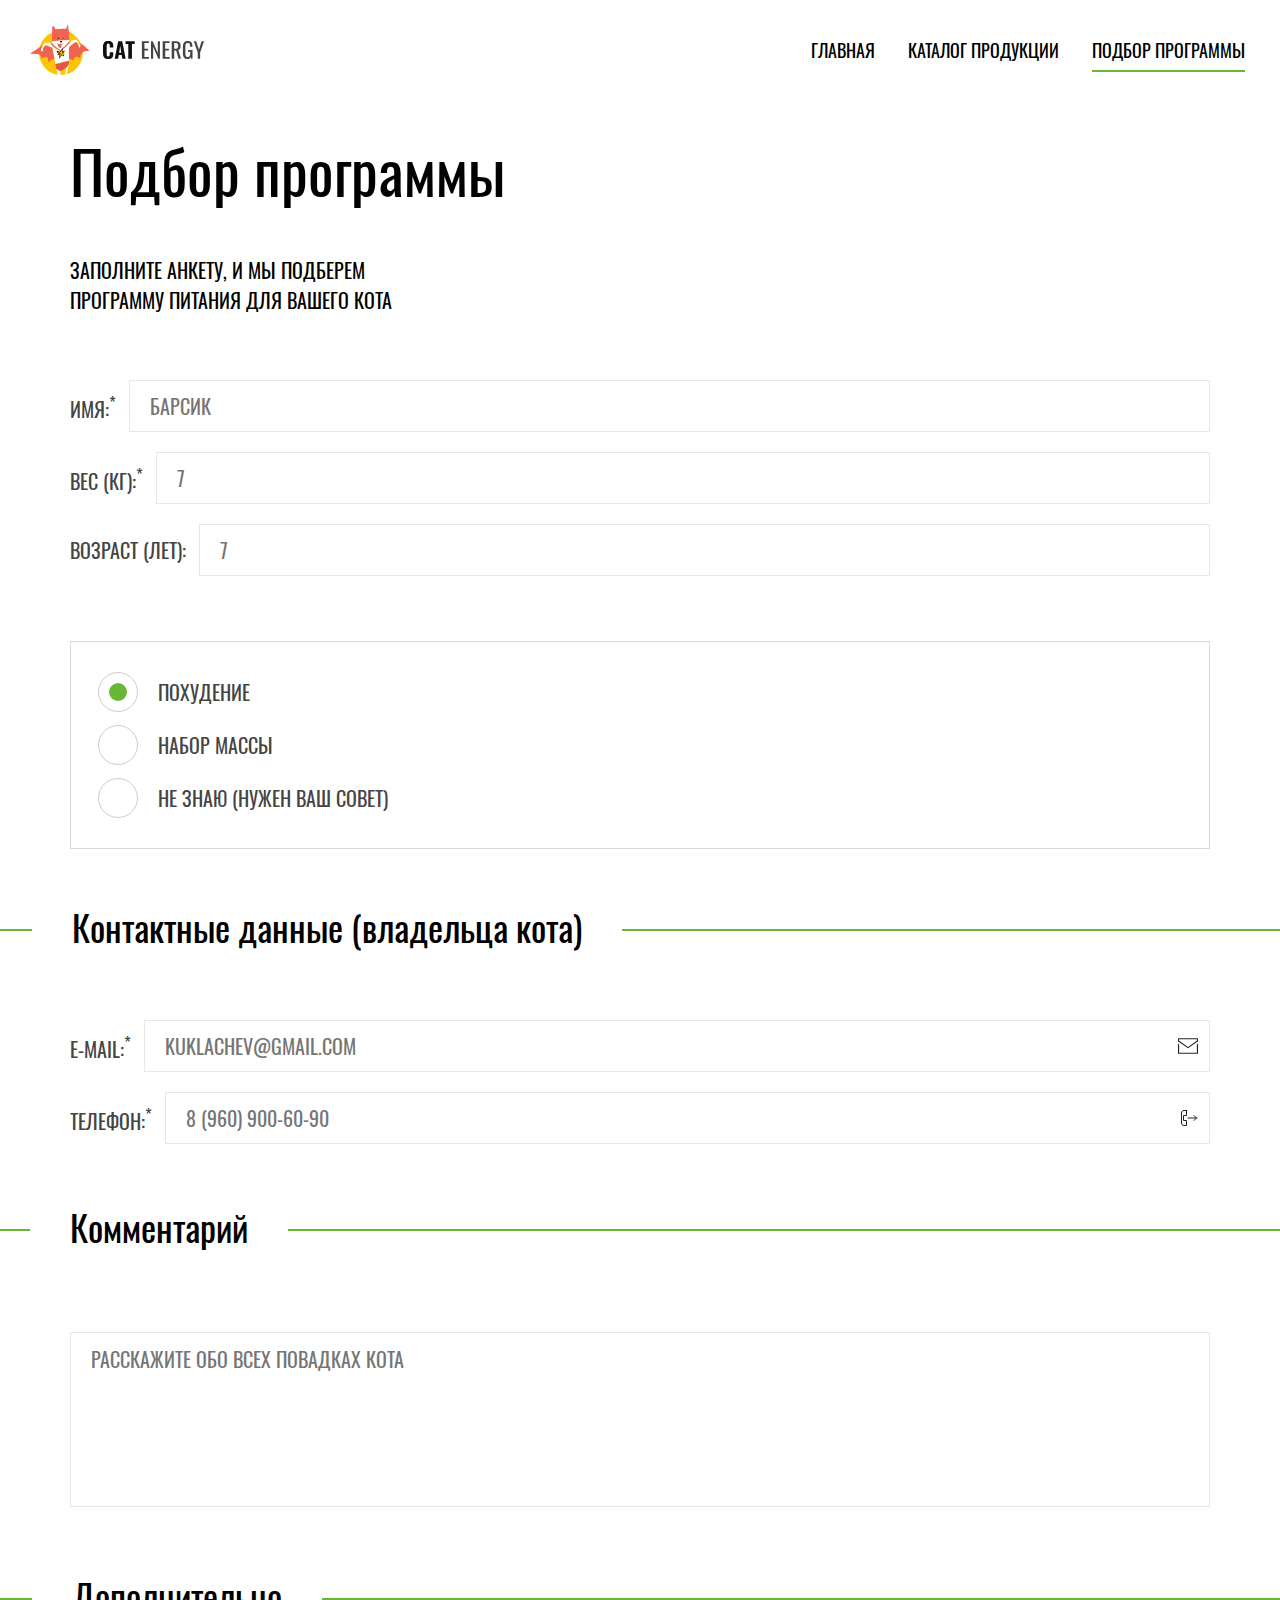
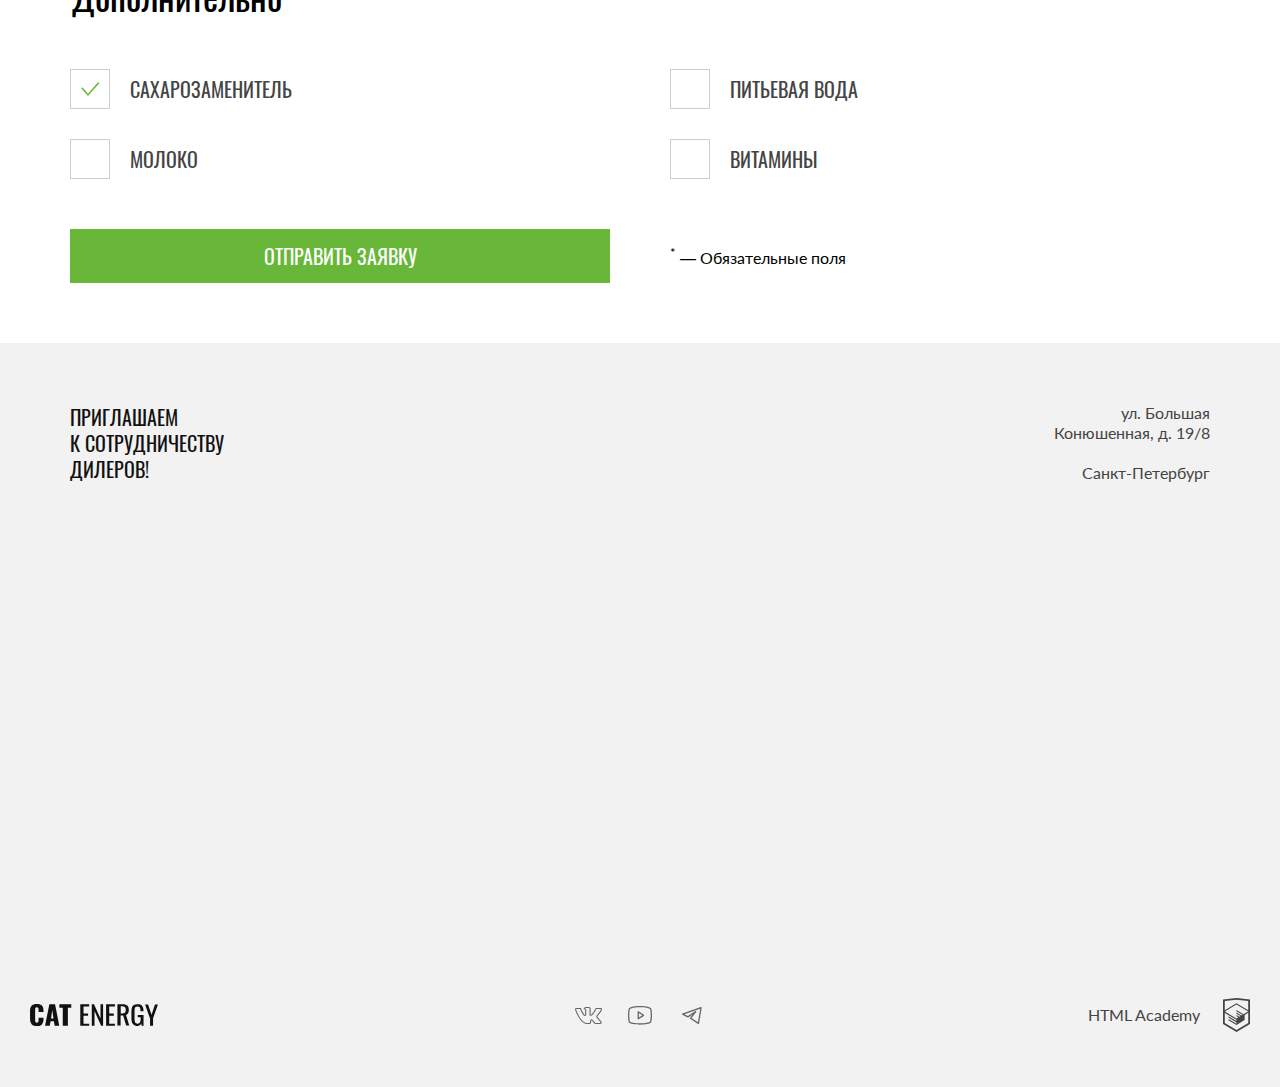
<file: form.html>
<!DOCTYPE html><html lang="ru"><head><meta charset="UTF-8"><title>Cat Energy</title><meta name="viewport" content="width=device-width,initial-scale=1"><link rel="preload" href="fonts/lato/Lato-Regular.woff2" as="font"><link rel="preload" href="fonts/oswald/oswaldregular.woff2" as="font"><link rel="stylesheet" href="styles/styles.css"><link rel="icon" href="favicon.ico"><link rel="icon" href="favicons/icon.svg" type="image/svg+xml"><link rel="apple-touch-icon" href="favicons/apple.png"><link rel="manifest" href="manifest.webmanifest"></head><body><header class="page-header"><div class="page-header__wrapper container"><div class="page-header__row page-header__row--inner"><a class="page-header__logo-icon" href="index.html"><picture><source type="image/svg+xml" media="(min-width: 1440px)" srcset="images/logo_l.svg" width="202" height="59"><source type="image/svg+xml" media="(min-width: 768px)" srcset="images/logo_m.svg" width="174" height="50"><img class="page-header__logo-img" src="images/logo_s.svg" width="33" height="38" alt="Логотип 'Cat energy'."></picture></a><a class="page-header__logo-type" href="index.html" tabindex="-1"><img class="page-header__brand" src="images/logo-type_s.svg" width="101" height="18" alt="Cat energy."> </a><button class="page-header__nav-toggler burger burger--no-js js-burger" type="button" aria-label="Открыть меню."><span class="burger__line"></span> <span class="burger__line"></span> <span class="burger__line"></span></button></div><nav class="page-header__nav main-nav main-nav--no-js js-main-nav"><ul class="main-nav__list"><li class="main-nav__item"><a class="main-nav__link" href="index.html">главная</a></li><li class="main-nav__item"><a class="main-nav__link" href="catalog.html">каталог продукции</a></li><li class="main-nav__item"><div class="main-nav__link main-nav__link--current">подбор программы</div></li></ul></nav></div></header><main class="page-main"><section class="program-form"><div class="program-form__wrapper container"><h1 class="program-form__title title-prime">Подбор программы</h1><p class="program-form__intro">Заполните анкету, и мы подберем программу питания для вашего кота</p><form class="program-form__set" action="https://echo.htmlacademy.ru/" method="post"><fieldset class="form-group form-group--half-vp"><legend class="visually-hidden">Основная информация о коте</legend><ul class="form-group__list"><li class="form-item"><label class="form-item__name" for="cat-name">имя:<sup>*</sup></label> <input class="form-item__inp" type="text" id="cat-name" name="cat-name" placeholder="барсик" required></li><li class="form-item"><label class="form-item__name" for="cat-weight">вес (кг):<sup>*</sup></label> <input class="form-item__inp" type="number" id="cat-weight" name="cat-weight" placeholder="7" required></li><li class="form-item"><label class="form-item__name" for="cat-age">возраст (лет):</label> <input class="form-item__inp" type="number" id="cat-age" name="cat-age" placeholder="7"></li></ul></fieldset><fieldset class="form-group form-group--intent"><legend class="visually-hidden">цель диеты</legend><ul class="form-group__list form-group__list--intent"><li class="form-item"><label class="form-item__control"><input class="form-item__hidden-inp visually-hidden" type="radio" name="intent" value="slim" checked="checked"> <span class="form-item__mark form-item__mark--radio"></span> <span class="form-item__name">похудение</span></label></li><li class="form-item"><label class="form-item__control"><input class="form-item__hidden-inp visually-hidden" type="radio" name="intent" value="pumping"> <span class="form-item__mark form-item__mark--radio"></span> <span class="form-item__name">набор массы</span></label></li><li class="form-item"><label class="form-item__control"><input class="form-item__hidden-inp visually-hidden" type="radio" name="intent" value="need-advice"> <span class="form-item__mark form-item__mark--radio"></span> <span class="form-item__name">Не знаю (Нужен ваш совет)</span></label></li></ul></fieldset><fieldset class="form-group"><legend class="form-group__title title-highlight"><span>Контактные&nbsp;данные (владельца кота)</span></legend><ul class="form-group__list form-group__list--owner"><li class="form-item"><label class="form-item__name" for="owner-mail">e-mail:<sup>*</sup></label><div class="form-item__inp-wrapper form-item__inp-wrapper--mail"><input class="form-item__inp form-item__inp--mail" type="email" id="owner-mail" name="owner-mail" placeholder="kuklachev@gmail.com" required></div></li><li class="form-item"><label class="form-item__name" for="owner-tel">телефон:<sup>*</sup></label><div class="form-item__inp-wrapper form-item__inp-wrapper--tel"><input class="form-item__inp form-item__inp--tel" type="tel" id="owner-tel" name="owner-tel" placeholder="8 (960) 900-60-90" required></div></li></ul></fieldset><div class="form-group form-group--comment"><label class="form-group__title form-group__title--comment title-highlight" for="comment"><span>Комментарий</span></label> <textarea class="form-group__inp" id="comment" name="comment" placeholder="Расскажите обо всех повадках кота"></textarea></div><fieldset class="form-group form-group--check"><legend class="form-group__title title-highlight form-group__title--check"><span>Дополнительно</span></legend><ul class="form-group__list form-group__list--check"><li class="form-item"><label class="form-item__control"><input class="form-item__hidden-inp visually-hidden" type="checkbox" name="sweetener" checked="checked"> <span class="form-item__mark"></span> <span class="form-item__name">сахарозаменитель</span></label></li><li class="form-item"><label class="form-item__control"><input class="form-item__hidden-inp visually-hidden" type="checkbox" name="water"> <span class="form-item__mark"></span> <span class="form-item__name">питьевая вода</span></label></li><li class="form-item"><label class="form-item__control"><input class="form-item__hidden-inp visually-hidden" type="checkbox" name="milk"> <span class="form-item__mark"></span> <span class="form-item__name">молоко</span></label></li><li class="form-item"><label class="form-item__control"><input class="form-item__hidden-inp visually-hidden" type="checkbox" name="vitamins"> <span class="form-item__mark"></span> <span class="form-item__name">витамины</span></label></li></ul></fieldset><button class="program-form__button button-prime" type="submit">отправить заявку</button> <small class="program-form__notice"><sup>*</sup> — Обязательные поля</small></form></div></section><section class="contacts contacts--dark"><div class="contacts__wrapper container"><h2 class="contacts__title">приглашаем к&nbsp;сотрудничеству дилеров!</h2><address class="contacts__address">ул. Большая Конюшенная,&nbsp;д.&nbsp;19/8 <span class="contacts__city">Санкт-Петербург</span></address></div><div class="contacts__map-wrapper"><iframe class="contacts__map" src="https://www.google.com/maps/embed?pb=!1m18!1m12!1m3!1d1998.6037876728633!2d30.320472477571837!3d59.93871647491507!2m3!1f0!2f0!3f0!3m2!1i1024!2i768!4f13.1!3m3!1m2!1s0x4696310fca145cc1%3A0x42b32648d8238007!2z0JHQvtC70YzRiNCw0Y8g0JrQvtC90Y7RiNC10L3QvdCw0Y8g0YPQuy4sIDE5LzgsINCh0LDQvdC60YIt0J_QtdGC0LXRgNCx0YPRgNCzLCAxOTExODY!5e0!3m2!1sru!2sru!4v1704482740620!5m2!1sru!2sru" loading="lazy"></iframe></div></section></main><footer class="page-footer"><div class="page-footer__wrapper container"><a class="page-footer__logo-link" href="index.html" aria-current="page"><img src="images/logo-type_s.svg" width="128" height="24" alt="Логотип 'Cat energy'."></a><ul class="page-footer__socials socials"><li class="socials__item"><a class="socials__link" href="https://vk.com/htmlacademy" aria-label="Cat Energy в 'В контакте'."><svg class="socials__icon" role="img" width="28" height="22" fill="currentColor"><use href="images/icons/stack.svg#social_vk"></use></svg></a></li><li class="socials__item"><a class="socials__link" href="https://www.youtube.com/user/htmlacademyru" aria-label="Cat Energy в 'You Tube'."><svg class="socials__icon" role="img" width="28" height="22" fill="currentColor"><use href="images/icons/stack.svg#social_youtube"></use></svg></a></li><li class="socials__item"><a class="socials__link" href="https://t.me/htmlacademy" aria-label="Cat Energy в 'Telegram'."><svg class="socials__icon" role="img" width="28" height="22" fill="currentColor"><use href="images/icons/stack.svg#social_telegram"></use></svg></a></li></ul><div class="page-footer__developer"><a class="page-footer__developer-link" href="https://htmlacademy.ru/intensive/adaptive" aria-label="Сайт 'HTML Academy'.">HTML Academy</a> <a class="page-footer__developer-link page-footer__developer-link--icon" href="https://htmlacademy.ru/intensive/adaptive" aria-label="Сайт 'HTML Academy'."></a></div></div></footer><script src="scripts/menu.js"></script></body></html>
</file>
<file: styles/styles.css>
@keyframes bganimation{0%{background-position:center left -5px}to{background-position:center left}}@font-face{font-family:"Oswald";font-weight:400;font-style:normal;font-display:swap;src:url(../fonts/oswald/oswaldregular.woff2)format("woff2"),url(../fonts/oswald/oswaldregular.woff)format("woff")}@font-face{font-family:"Lato";font-weight:400;font-style:normal;font-display:swap;src:url(../fonts/lato/Lato-Regular.woff2)format("woff2"),url(../fonts/lato/Lato-Regular.woff)format("woff")}*,::after,::before{box-sizing:border-box}body{display:grid;min-height:100vh;margin:0 auto;padding:0;grid-template-rows:auto 1fr auto;color:#444;font-family:"Lato","Arial",sans-serif;font-size:14px;line-height:18px;background-color:#fff}img{display:block;max-width:100%;height:auto;object-fit:contain}a{text-decoration:none;color:inherit}button,label{cursor:pointer}.visually-hidden{position:absolute;width:1px;height:1px;margin:-1px;padding:0;border:0;clip:rect(0 0 0 0);overflow:hidden}.title-prime{color:#000;font-family:"Oswald","Arial",sans-serif;font-size:36px;line-height:40px;font-weight:400}@media (min-width:768px){.title-prime{font-size:60px;line-height:60px}}.title-prime--highlight{color:#fff}@media (min-width:768px){.title-prime--highlight{color:#000}}.title-highlight{position:relative;margin:0;color:#000;font-family:"Oswald","Arial",sans-serif;background-color:inherit;font-size:24px;line-height:26px;font-weight:400}.title-highlight span{position:relative;display:block;padding:0 20px;margin-left:-20px;z-index:1;width:min-content;background-color:#fff}.title-highlight::before{content:"";position:absolute;right:0;top:15px;display:block;width:100vw;height:2px;background-color:#68b738;box-shadow:100vw 0 0#68b738}@media (min-width:768px){.title-highlight{font-size:36px;line-height:36px}.title-highlight span{width:-moz-fit-content;width:fit-content;padding:0 40px;margin-left:-40px}.title-highlight::before{top:20px}}.title-catalog{color:#222;font-family:"Oswald","Arial",sans-serif;font-size:16px;line-height:20px;font-weight:400;text-transform:uppercase}@media (min-width:768px){.title-catalog{font-size:20px;line-height:24px}.text-content-prime{font-size:16px;line-height:24px}.text-content-prime--highlight{color:#000}}.button-prime{display:block;width:100%;padding:10px;color:#fff;font-family:"Oswald","Arial",sans-serif;font-size:16px;line-height:20px;text-transform:uppercase;text-align:center;background-color:#68b738}@media (min-width:768px){.button-prime{width:-moz-fit-content;width:fit-content;padding:14px;font-size:20px;line-height:26px}}.button-prime:focus,.button-prime:hover{background-color:#5eaa2f}.button-prime:active{color:rgba(255,255,255,.3);background-color:#5eaa2f}.button-prime--special{color:#444;background-color:#f2f2f2}.button-prime--special:active,.button-prime--special:focus,.button-prime--special:hover{background-color:#ebebeb}@media (min-width:768px){.button-prime--catalog{padding:10px;font-size:16px;line-height:20px}}.container{min-width:320px;max-width:1380px;padding:0 20px}@media (min-width:768px){.container{padding:0 30px}}@media (min-width:1440px){.container{padding:0 80px;margin:0 auto}.page-header--index{position:relative}.page-header--index::before{content:"";display:block;width:100%;height:690px;position:absolute;top:0;left:0;z-index:-1;background-image:linear-gradient(to right,#fff 50%,rgba(104,183,56,.85) 50% 100%),-webkit-image-set(url(../../images/index-background_l@1x.webp)type("image/webp") 1x,url(../../images/index-background_l@2x.webp)type("image/webp") 2x,url(../../images/index-background_l@1x.jpg)type("image/jpg") 1x,url(../../images/index-background_l@2x.jpg)type("image/jpg") 2x),linear-gradient(to right,#504f54 50%,#504f54 50% 100%);background-image:linear-gradient(to right,#fff 50%,rgba(104,183,56,.85) 50% 100%),image-set(url(../../images/index-background_l@1x.webp)type("image/webp") 1x,url(../../images/index-background_l@2x.webp)type("image/webp") 2x,url(../../images/index-background_l@1x.jpg)type("image/jpg") 1x,url(../../images/index-background_l@2x.jpg)type("image/jpg") 2x),linear-gradient(to right,#504f54 50%,#504f54 50% 100%);background-size:cover,auto,cover;background-repeat:no-repeat;background-position:center,right bottom}}@media (max-width:767px){.page-header__wrapper{padding:0;position:relative}}@media (min-width:768px){.page-header__wrapper{display:flex;justify-content:space-between;align-items:center;margin-top:25px}}@media (min-width:1440px){.page-header__wrapper{margin-top:55px}}.page-header__row{display:grid;grid-template-columns:33px 1fr 33px;padding:14px 20px}@media (max-width:767px){.page-header__row{position:relative;z-index:1;background-color:#fff}}@media (min-width:768px){.page-header__row{display:block;padding:0}}@media (max-width:767px){.page-header__row--inner{border-bottom:1px solid #d9d9d9}}.page-header__logo-icon:not(div):focus,.page-header__logo-icon:not(div):hover{opacity:.8}.page-header__logo-icon:not(div):active{opacity:.6}.page-header__logo-type{justify-self:center;align-self:center}.page-header__logo-type:not(div):focus,.page-header__logo-type:not(div):hover{opacity:.8}.page-header__logo-type:not(div):active{opacity:.6}@media (min-width:768px){.page-header__logo-type{display:none}}.main-nav{color:#000;font-family:"Oswald","Arial",sans-serif;text-transform:uppercase;text-align:center}@media (max-width:767px){.main-nav{position:absolute;left:0;bottom:100%;width:100%;font-size:20px;line-height:20px;transition:.3s ease}}@media (min-width:768px){.main-nav{width:70%;margin:0;background-color:inherit;font-size:18px;line-height:24px}}@media (min-width:1440px){.main-nav{width:50%;font-size:20px;line-height:30px}}@media (max-width:767px){.main-nav--no-js{position:static}.main-nav--is-open{transform:translateY(calc(66px + 100%))}}@media (min-width:1440px){.main-nav--index{color:#fff}}.main-nav__list{margin:0;padding:0;list-style:none;display:flex;flex-direction:column;flex-wrap:wrap;background-color:#fff}@media (min-width:768px){.main-nav__list{flex-direction:row;gap:10px 33px;justify-content:flex-end;margin-right:5px;background-color:inherit}}@media (min-width:1440px){.main-nav__list{margin:0}}.main-nav__item{display:flex}@media (max-width:767px){.main-nav__item{border-top:1px solid #e6e6e6}.main-nav__item:last-child{border-bottom:1px solid #e6e6e6}.main-nav__link{flex-grow:1;padding:23px 20px}}@media (min-width:768px){.main-nav__link{padding:10px 0}}.main-nav__link:not(div):focus,.main-nav__link:not(div):hover{opacity:.6}.main-nav__link:not(div):active{opacity:.3}@media (max-width:767px){.main-nav__link--current{background-color:#68b738;color:#fff}}@media (min-width:768px){.main-nav__link--current{position:relative}.main-nav__link--current::after{content:"";position:absolute;bottom:0;display:block;width:100%;height:2px;background-color:#68b738}}@media (min-width:1440px){.main-nav__link--current--index::after{background-color:#fff}}.page-main__title{padding:25px 20px 40px;margin:0 auto;border-bottom:1px solid #ebebeb}@media (min-width:768px){.page-main__title{padding:65px 30px 85px;border-bottom:none}}@media (min-width:1440px){.page-main__title{max-width:1380px;padding:75px 80px 85px}}.page-footer{font-size:16px;line-height:20px;background-color:#f2f2f2}.page-footer__wrapper{padding-top:40px;padding-bottom:40px}@media (min-width:768px){.page-footer__wrapper{display:grid;grid-template-columns:200px 1fr 200px;align-items:center;padding-top:55px;padding-bottom:55px}}@media (min-width:1440px){.page-footer__wrapper{padding-top:65px;padding-bottom:65px}}.page-footer__logo-link{display:block;width:130px;padding-bottom:20px;margin:0 auto;text-align:center}.page-footer__logo-link:not(div):focus,.page-footer__logo-link:not(div):hover{opacity:.8}.page-footer__logo-link:not(div):active{opacity:.6}@media (min-width:768px){.page-footer__logo-link{margin:0;padding:0}}.page-footer__socials{padding:20px 0;margin:0;border-top:1px solid #d9d9d9;border-bottom:1px solid #d9d9d9}@media (min-width:768px){.page-footer__socials{padding:0;border:0}}.page-footer__developer{display:flex;justify-content:space-between;align-items:center;padding-top:20px}.form-item__inp-wrapper:has(.form-item__inp:focus)::before,.page-footer__developer:has(a:active) .page-footer__developer-link--icon,.page-footer__developer:has(a:hover,a:focus) .page-footer__developer-link--icon{background-color:#68b738}.page-footer__developer:has(a:active){opacity:.3}@media (min-width:768px){.page-footer__developer{justify-self:end;gap:23px;padding:0}}.page-footer__developer-link--icon{display:inline-block;width:27px;height:34px;-webkit-mask-image:url(../../images/icons/stack.svg#social_html-academy);mask-image:url(../../images/icons/stack.svg#social_html-academy);-webkit-mask-size:contain;mask-size:contain;-webkit-mask-repeat:no-repeat;mask-repeat:no-repeat;background-color:#444}.burger{position:relative;padding:0;margin:0;border:0;background-color:inherit}@media (min-width:768px){.burger{display:none}}.burger__line{position:absolute;right:3px;display:block;width:24px;height:2px;background-color:#000;transition:.3s ease}.burger__line:nth-child(1){top:8px}.burger__line:nth-child(2){top:16px}.burger__line:nth-child(3){top:24px}.burger--no-js{display:none}.burger--is-open .burger__line:nth-child(1){transform:translate(0,8px) rotate(47deg)}.burger--is-open .burger__line:nth-child(2){display:none}.burger--is-open .burger__line:nth-child(3){transform:translate(0,-8px) rotate(-47deg)}.intent-item{position:relative;display:flex;flex-direction:column;padding:30px 30px 20px 20px;background-color:#f2f2f2}@media (min-width:768px){.intent-item{min-height:370px;padding:80px 315px 40px 50px}}@media (min-width:1440px){.intent-item{padding:80px 50px 52px}}.intent__icon{position:absolute;top:15px;left:10px;width:70px;height:70px}.intent__icon svg,.intent__icon::before{position:absolute;top:50%;left:50%;transform:translate(-50%,-50%)}.intent__icon::before{content:"";display:block;width:50px;height:50px;border-radius:50%;background-color:#68b738}.intent__icon svg{z-index:1}@media (min-width:768px){.intent__icon{top:60px;right:28px;left:unset;width:270px;height:270px}.intent__icon::before{width:200px;height:200px}}@media (min-width:1440px){.intent__icon{top:30px;left:32px;width:140px;height:140px}.intent__icon::before{width:100px;height:100px}}.intent__icon--slim svg{top:7px;transform:translate(-50%,0)}@media (min-width:768px){.intent__icon--slim svg{top:24px;width:140px;height:194px}}@media (min-width:1440px){.intent__icon--slim svg{top:13px;width:70px;height:97px}}@media (min-width:768px){.intent__icon--pro svg{width:268px;height:112px}}@media (min-width:1440px){.intent__icon--pro svg{width:134px;height:56px}}.intent-item__title{margin:0 0 30px 70px;color:#000;font-family:"Oswald","Arial",sans-serif;font-size:24px;line-height:37px;font-weight:400;text-transform:uppercase}@media (min-width:768px){.intent-item__title{margin-left:0;margin-bottom:24px;font-size:36px;line-height:36px}}@media (min-width:1440px){.intent-item__title{margin-left:165px;margin-bottom:72px}}.intent-item__text{margin:0;padding-bottom:23px;border-bottom:1px solid #d9d9d9}@media (min-width:768px){.intent-item__text{padding:0;margin-bottom:44px;border:0}}@media (min-width:1440px){.intent-item__text{margin-bottom:27px}}.intent-item__link{display:grid;grid-template-columns:1fr 35px;align-items:center;gap:15px;width:-moz-fit-content;width:fit-content;max-width:550px;margin-top:18px;color:#000;font-family:"Oswald","Arial",sans-serif;font-size:16px;line-height:16px;text-transform:uppercase}.intent-item__link::after{content:"";display:block;width:32px;height:12px;color:#000;background-image:url(../../images/icons/stack.svg#intent_arrow);background-repeat:no-repeat;background-size:32px auto;background-position:center left -5px}.intent-item__link:focus::after,.intent-item__link:hover::after{animation:bganimation .3s ease;background-position:center left}.intent-item__link:active{opacity:.3}.intent-item__link:active::after{background-position:center left}@media (min-width:768px){.intent-item__link{padding:10px 0;margin-top:auto;gap:27px;font-size:20px;line-height:normal}}@media (min-width:1440px){.intent-item__link{padding:0}}.statistic{display:grid;grid-template-columns:1fr 1fr;gap:30px;justify-items:center;margin:0}@media (min-width:768px){.statistic{gap:45px}}.statistic__item{position:relative;min-width:125px;padding:15px 0 17px;text-align:center;border:1px solid #cdcdcd;border-radius:3px}@media (min-width:768px){.statistic__item{min-width:160px}}.statistic__count{color:#000;font-family:"Oswald","Arial",sans-serif;font-size:24px;line-height:24px;text-transform:uppercase}@media (min-width:768px){.statistic__count{font-size:30px;line-height:37px}}.statistic__description{font-size:12px;line-height:12px;position:absolute;bottom:-14px;right:50%;transform:translateX(50%);margin:0;background-color:#eaeaea}@media (min-width:768px){.statistic__description{bottom:-7px;width:130px;font-size:14px;line-height:14px;background-color:#fff}}@media (min-width:1440px){.statistic__description{background-color:#f2f2f2}}.slider{display:grid;grid-template-columns:50% 50%;position:relative;width:280px;height:256px}.slider img{max-width:280px}@media (min-width:768px){.slider{width:560px;height:512px}.slider img{max-width:560px}}.slider__after,.slider__before{overflow:hidden}.slider__after{display:flex;justify-content:flex-end}.slider__arrows,.slider__draggler{position:absolute;top:50%;left:50%;transform:translate(-50%,-50%)}.slider__arrows{width:24px;height:18px;-webkit-mask-image:url(../../images/icons/stack.svg#example_arrow);mask-image:url(../../images/icons/stack.svg#example_arrow);-webkit-mask-repeat:no-repeat;mask-repeat:no-repeat;-webkit-mask-size:contain;mask-size:contain;background-color:#666}.slider__draggler{width:40px;height:40px;color:#666;border-radius:50%;background-color:#fff;border:2px solid #666}.slider__draggler::after,.slider__draggler::before{content:"";position:absolute;left:50%;transform:translateX(-50%);display:block;width:4px;height:108px;border-radius:4px;background-color:#666}@media (min-width:768px){.slider__draggler::after,.slider__draggler::before{height:236px}}.slider__draggler::before{bottom:100%}.slider__draggler::after{top:100%}.slider__draggler:focus,.slider__draggler:hover{color:#68b738;border-color:#68b738}.slider__draggler:focus .slider__arrows,.slider__draggler:focus::after,.slider__draggler:focus::before,.slider__draggler:hover .slider__arrows,.slider__draggler:hover::after,.slider__draggler:hover::before{background-color:#68b738}.slider__draggler:active{color:rgba(104,183,56,.6);border-color:rgba(104,183,56,.6)}.slider__draggler:active .slider__arrows,.slider__draggler:active::after,.slider__draggler:active::before{background-color:rgba(104,183,56,.6)}.socials{list-style:none;display:flex;flex-wrap:wrap;justify-content:center;gap:24px}.socials__link{display:block;width:28px;height:22px;color:#666}.socials__link:focus,.socials__link:hover{color:#68b738}.socials__link:active{fill:#68b738;opacity:.3}.product{display:grid;grid-template-columns:1fr 1fr;grid-template-rows:1fr min-content min-content;padding:20px 20px 25px;border-bottom:1px solid #ebebeb}@media (min-width:540px){.product{grid-template-columns:60% 40%}}@media (min-width:768px){.product{grid-template-columns:1fr;justify-items:center;padding:0 35px 40px;text-align:center;background-color:#f2f2f2}}@media (min-width:1440px){.product{padding:0 38px 40px;min-width:245px}}.product__pic-link{grid-row:span 2;display:flex;justify-content:center}@media (min-width:768px){.product__pic-link{min-height:205px;margin-top:-70px;margin-bottom:22px}}@media (min-width:1440px){.product__pic-link{min-height:210px;margin-bottom:10px}}.product__title{max-width:90px;margin:0}@media (min-width:768px){.product__title{max-width:150px}}.product__title-link{width:-moz-fit-content;width:fit-content;margin-bottom:15px}.product__title-link:focus,.product__title-link:hover{opacity:.8}.product__title-link:active{opacity:.3}@media (min-width:768px){.product__title-link{margin-bottom:20px}}@media (min-width:1440px){.product__title-link{margin-bottom:24px}}.product__description{margin:0 0 20px;font-size:12px;line-height:16px}@media (min-width:768px){.product__description{width:100%;margin-bottom:27px;font-size:16px;line-height:20px}}.product__description-item{display:flex;justify-content:space-between}@media (min-width:768px){.product__description-item{padding-bottom:5px;margin-bottom:5px;border-bottom:1px solid #cdcdcd}}@media (min-width:1440px){.product__description-item{padding-bottom:6px;margin-bottom:6px}}.product__description-value{margin:0}.product__link{grid-column:1/-1;width:100%}.more{display:grid;grid-template-columns:1fr;justify-items:center;padding:25px 20px;border-bottom:1px solid #ebebeb}.more::after,.more::before{content:"";grid-row:1/2;grid-column:1/2;display:block;width:2px;height:30px;background-color:#d3d3d3}.more::before{margin-bottom:20px}.more::after{transform:rotate(90deg)}@media (min-width:768px){.more{grid-template-columns:1fr;justify-items:center;padding:50px 35px 40px;text-align:center;border:2px solid #f2f2f2}.more::before{height:60px;margin-bottom:50px}.more::after{height:60px}}@media (min-width:1440px){.more::before{margin-bottom:36px}}.more__title{margin:0 0 8px}@media (min-width:768px){.more__title{max-width:170px;margin-bottom:23px}}@media (min-width:1440px){.more__title{margin-bottom:26px}}.more__text{margin:0 0 20px;font-size:12px;line-height:16px}@media (min-width:768px){.more__text{max-width:170px;margin-bottom:80px;font-size:16px;line-height:18px}}@media (min-width:1440px){.more__text{margin-bottom:90px}}.more__link{width:100%}.additional-card{display:grid;grid-template-columns:1fr;row-gap:13px;padding:13px 0 20px;border-bottom:1px solid #cdcdcd}.additional-card:first-child{border-top:1px solid #cdcdcd}@media (min-width:768px){.additional-card{padding:27px 40px 26px;grid-template-columns:1fr 1fr;row-gap:25px;border-left:1px solid #cdcdcd;border-right:1px solid #cdcdcd}}@media (min-width:1440px){.additional-card{grid-template-columns:1fr 1fr 245px;column-gap:40px;align-items:end;padding:15px 0;border-left:none;border-right:none}}.additional-card__title-link:focus,.additional-card__title-link:hover{opacity:.8}.additional-card__title-link:active{opacity:.3}@media (min-width:1440px){.additional-card__title-link{padding:10px 0}}.additional-card__title{margin:0;color:#000;font-family:"Oswald","Arial",sans-serif;font-size:16px;line-height:16px;font-weight:400;text-transform:uppercase}@media (min-width:768px){.additional-card__title{font-size:20px;line-height:20px}}.additional-card__description{display:flex;flex-wrap:wrap;justify-content:space-between;margin:0;padding:0;list-style:none;font-size:14px;line-height:14px}@media (min-width:768px){.additional-card__description{justify-self:end;justify-content:center;gap:50px;font-size:16px;line-height:20px}}@media (min-width:1440px){.additional-card__description{justify-content:space-between;gap:unset;width:100%;padding:7px 0}}@media (min-width:768px){.additional-card__price{min-width:40px;text-align:end}}@media (min-width:1440px){.additional-card__price{text-align:unset}}@media (min-width:768px){.additional-card__link{grid-column:1/-1;width:100%}}@media (min-width:1440px){.additional-card__link{grid-column:unset}}.present,.present::before{background-repeat:no-repeat}.present{min-height:290px;min-width:245px;max-width:280px;padding:60px 55px 40px;margin:0 auto;color:#fff;font-size:16px;line-height:20px;background-image:linear-gradient(rgba(104,183,56,.85),rgba(104,183,56,.85)),-webkit-image-set(url(../../images/cat-bag_s@1x.webp)type("image/webp") 1x,url(../../images/cat-bag_s@2x.webp)type("image/webp") 2x,url(../../images/cat-bag_s@1x.jpg)type("image/jpg") 1x,url(../../images/cat-bag_s@2x.jpg)type("image/jpg") 2x),linear-gradient(to right,#cdcdcd,#fff);background-image:linear-gradient(rgba(104,183,56,.85),rgba(104,183,56,.85)),image-set(url(../../images/cat-bag_s@1x.webp)type("image/webp") 1x,url(../../images/cat-bag_s@2x.webp)type("image/webp") 2x,url(../../images/cat-bag_s@1x.jpg)type("image/jpg") 1x,url(../../images/cat-bag_s@2x.jpg)type("image/jpg") 2x),linear-gradient(to right,#cdcdcd,#fff);background-size:cover,auto,cover;background-position:center}.present::before{content:"";display:block;width:80px;height:80px;margin:0 auto 45px;background-image:url(../../images/icons/stack.svg#present_gift);background-size:80px auto}@media (min-width:768px){.present{display:flex;justify-content:center;align-items:center;column-gap:265px;min-height:200px;max-width:100%;padding:50px 105px 60px 78px;background-image:linear-gradient(rgba(104,183,56,.85),rgba(104,183,56,.85)),-webkit-image-set(url(../../images/cat-bag_m@1x.webp)type("image/webp") 1x,url(../../images/cat-bag_m@2x.webp)type("image/webp") 2x,url(../../images/cat-bag_m@1x.jpg)type("image/jpg") 1x,url(../../images/cat-bag_m@2x.jpg)type("image/jpg") 2x),linear-gradient(to right,#3c3c3c,#fff);background-image:linear-gradient(rgba(104,183,56,.85),rgba(104,183,56,.85)),image-set(url(../../images/cat-bag_m@1x.webp)type("image/webp") 1x,url(../../images/cat-bag_m@2x.webp)type("image/webp") 2x,url(../../images/cat-bag_m@1x.jpg)type("image/jpg") 1x,url(../../images/cat-bag_m@2x.jpg)type("image/jpg") 2x),linear-gradient(to right,#3c3c3c,#fff)}.present::before{margin:0}}@media (min-width:1440px){.present{display:block;min-height:285px;max-width:245px;padding:55px 40px 45px;background-image:linear-gradient(rgba(104,183,56,.85),rgba(104,183,56,.85)),-webkit-image-set(url(../../images/cat-bag_l@1x.webp)type("image/webp") 1x,url(../../images/cat-bag_l@2x.webp)type("image/webp") 2x,url(../../images/cat-bag_l@1x.jpg)type("image/jpg") 1x,url(../../images/cat-bag_l@2x.jpg)type("image/jpg") 2x);background-image:linear-gradient(rgba(104,183,56,.85),rgba(104,183,56,.85)),image-set(url(../../images/cat-bag_l@1x.webp)type("image/webp") 1x,url(../../images/cat-bag_l@2x.webp)type("image/webp") 2x,url(../../images/cat-bag_l@1x.jpg)type("image/jpg") 1x,url(../../images/cat-bag_l@2x.jpg)type("image/jpg") 2x)}.present::before{margin:0 auto 50px}}.present__text{max-width:220px;margin:0 auto;text-align:center}@media (min-width:768px){.present__text{max-width:180px;margin:0;text-align:start}}@media (min-width:1440px){.present__text{max-width:165px;text-align:center}}@media (max-width:767px){.hero{margin-bottom:-177px;background-image:linear-gradient(rgba(104,183,56,.85) 0% 100%),-webkit-image-set(url(../../images/index-background_s@1x.jpg)type("image/jpg") 1x,url(../../images/index-background_s@2x.jpg)type("image/jpg") 2x),linear-gradient(to right,#504f54,#3f3e43);background-image:linear-gradient(rgba(104,183,56,.85) 0% 100%),image-set(url(../../images/index-background_s@1x.jpg)type("image/jpg") 1x,url(../../images/index-background_s@2x.jpg)type("image/jpg") 2x),linear-gradient(to right,#504f54,#3f3e43);background-size:cover,320px 302px,cover;background-repeat:no-repeat;background-position:top center}}@media (min-width:768px){.hero{margin-top:65px;margin-bottom:0;background-color:inherit}}@media (min-width:1440px){.hero{min-height:575px;margin-top:0;margin-bottom:85px}}.hero__wrapper{display:flex;flex-direction:column;align-items:center}@media (min-width:768px){.hero__wrapper{align-items:start}}@media (min-width:1440px){.hero__wrapper{position:relative}}@media (max-width:767px){.hero__title{max-width:400px;margin:25px auto;line-height:36px;text-align:center}}@media (min-width:768px){.hero__title{max-width:500px;margin:0 0 40px 90px}}@media (min-width:1440px){.hero__title{margin:110px 80px 40px}}.hero__slogan{max-width:400px;margin:0 auto 30px;color:#fff;font-family:"Oswald","Arial",sans-serif;font-size:14px;line-height:14px;text-transform:uppercase;text-align:center}@media (min-width:768px){.hero__slogan{max-width:500px;margin:0 0 50px 90px;color:#000;text-align:start;font-size:20px;line-height:20px}}@media (min-width:1440px){.hero__slogan{margin:0 80px 52px}}.hero__form-button{order:4}@media (min-width:768px){.hero__form-button{z-index:1;order:0;min-width:244px;margin:0 0 0 90px}}@media (min-width:1440px){.hero__form-button{margin-left:80px}}@media (max-width:767px){.hero__pic{margin-bottom:2px}}@media (min-width:768px){.hero__pic{align-self:center;margin-top:-85px}}@media (min-width:1440px){.hero__pic{position:absolute;top:115px;left:527px;align-self:unset}}.intent{padding-top:198px;margin-bottom:22px;background-color:#fff}@media (min-width:768px){.intent{padding-top:0;margin-bottom:50px}}@media (min-width:1440px){.intent{margin-bottom:75px}}.intent__list{margin:0;padding:0;list-style:none;display:grid;grid-template-columns:1fr;justify-items:center;gap:20px}@media (min-width:768px){.intent__list{gap:30px}}@media (min-width:1440px){.intent__list{grid-template-columns:1fr 1fr;gap:80px}}.food-concept{margin-bottom:50px}@media (min-width:768px){.food-concept{padding-bottom:45px;margin-bottom:620px;border-bottom:1px solid #e6e6e6}}@media (min-width:1440px){.food-concept{padding-bottom:0;margin-bottom:205px;border-bottom:none}}.food-concept__title{margin:0 0 40px}@media (min-width:768px){.food-concept__title{margin-bottom:35px}}.food-concept__list{margin:0;padding:0;list-style:none;display:grid;grid-template-columns:1fr;gap:20px}@media (min-width:768px){.food-concept__list{grid-template-columns:repeat(2,1fr);justify-items:center;gap:37px 135px;margin-right:75px;counter-reset:concept 0}}@media (min-width:1440px){.food-concept__list{grid-template-columns:repeat(4,1fr);gap:40px 84px;margin-right:0}}.food-concept__item{display:flex;gap:20px}@media (min-width:768px){.food-concept__item{position:relative;flex-direction:column;align-items:flex-start;gap:0;max-width:450px;min-height:280px;counter-increment:concept 1}.food-concept__item::after{content:counter(concept);position:absolute;right:0;display:block;z-index:-1;min-width:130px;color:#f2f2f2;font-family:"Oswald","Arial",sans-serif;font-size:280px;line-height:280px}}.food-concept__icon{display:flex;justify-content:center;align-items:center;width:60px;height:60px;flex-shrink:0;background-color:#68b738}@media (min-width:768px){.food-concept__icon{width:80px;height:80px;margin:40px 0 31px}}.food-concept__content{margin:0;align-self:center}.example{padding-top:25px;padding-bottom:40px;background-color:#eaeaea}@media (min-width:768px){.example{padding:0 0 100px}}@media (min-width:1440px){.example{padding-bottom:75px}}@media (min-width:768px){.example__wrapper{position:relative;top:-575px;margin-bottom:-575px}}@media (min-width:1440px){.example__wrapper{position:relative;top:-136px;margin-bottom:-136px}}.example__title{margin:0 0 40px}@media (min-width:768px){.example__title{margin-bottom:60px}}@media (min-width:1440px){.example__title{max-width:600px;margin-bottom:145px}}.example__text{max-width:600px;margin:0 0 20px}@media (min-width:768px){.example__text{max-width:800px;margin-bottom:55px}}@media (min-width:1440px){.example__text{max-width:465px;margin-bottom:70px}}.example__stat{margin-bottom:20px}@media (min-width:768px){.example__stat{display:flex;justify-content:space-between;margin-bottom:105px}}@media (min-width:1440px){.example__stat{flex-direction:column;align-items:start;gap:60px;max-width:600px;margin-bottom:0}}.example__stat-list{margin-bottom:34px}@media (min-width:768px){.example__stat-list{min-width:350px;margin-bottom:0}}.example__stat-price{margin:0;color:#000;font-family:"Oswald","Arial",sans-serif;text-align:center;font-size:14px;line-height:20px;text-transform:uppercase}@media (min-width:768px){.example__stat-price{font-size:20px;line-height:20px;display:flex;flex-direction:column;justify-content:center;align-items:flex-end;gap:9px}}@media (min-width:1440px){.example__stat-price{flex-direction:row;justify-content:space-between;min-width:330px}}.example__slider{margin:0 auto}@media (min-width:1440px){.example__slider{position:absolute;top:0;right:80px}.contacts{position:relative}}.contacts--dark{background-color:#f2f2f2}@media (min-width:1440px){.contacts--dark{background-color:inherit}}.contacts__wrapper{display:grid;grid-template-columns:min-content min-content;justify-content:space-between;align-items:center;padding-top:24px;padding-bottom:26px}@media (min-width:768px){.contacts__wrapper{gap:300px;padding:60px 70px}}@media (min-width:1440px){.contacts__wrapper{position:absolute;top:95px;left:calc(50vw - 610px);gap:95px;padding:60px 80px;max-width:565px;background-color:#fff}}.contacts__title{margin:0;color:#111;font-family:"Oswald","Arial",sans-serif;font-size:16px;line-height:20px;font-weight:400;text-transform:uppercase}@media (min-width:768px){.contacts__title{font-size:20px;line-height:26px}}.contacts__address{display:flex;flex-direction:column;font-size:14px;line-height:20px;font-style:normal}@media (min-width:768px){.contacts__address{gap:20px;font-size:16px;line-height:20px;text-align:end}}@media (min-width:1440px){.contacts__address{text-align:start}}.contacts__map-wrapper{width:100%;height:362px}@media (min-width:768px){.contacts__map-wrapper{height:400px}}.contacts__map{width:100%;height:100%;border:0}.products{margin-bottom:25px}@media (min-width:768px){.products{margin-bottom:70px}}@media (min-width:1440px){.products{margin-bottom:75px}}@media (max-width:767px){.products__wrapper{padding:0}}.products__list{margin:0;padding:0;list-style:none;display:grid;grid-template-columns:1fr}@media (min-width:540px){.products__list{grid-template-columns:1fr 1fr}}@media (min-width:768px){.products__list{gap:140px 60px;margin:80px 0 0}}@media (min-width:1024px){.products__list{grid-template-columns:repeat(3,1fr)}}@media (min-width:1440px){.products__list{grid-template-columns:repeat(4,1fr);gap:145px 80px}}.additional{margin-bottom:37px}@media (min-width:768px){.additional{margin-bottom:75px}}@media (min-width:1440px){.additional{margin-bottom:87px}.additional__wrapper{display:grid;grid-template-columns:1fr 20%;column-gap:80px;max-width:1380px;padding:0 80px;margin:0 auto 85px}}.additional__title{margin-bottom:35px}@media (min-width:768px){.additional__title{margin-left:40px;margin-bottom:80px}}@media (min-width:1440px){.additional__title{grid-column:span 2;margin-left:0}}.additional__list{padding:0;list-style:none;margin:0 0 32px}@media (min-width:768px){.additional__list{margin-bottom:70px}}@media (min-width:1440px){.additional__list{margin-bottom:0}}.program-form{margin-top:25px;margin-bottom:35px}@media (min-width:768px){.program-form{margin-top:65px;margin-bottom:60px}}@media (min-width:1440px){.program-form{margin-top:77px;margin-bottom:80px}}.program-form__title{margin:0 0 35px}@media (min-width:768px){.program-form__title{padding:0 40px;margin-bottom:55px}}@media (min-width:1440px){.program-form__title{padding:0;margin-bottom:55px}}.program-form__intro{max-width:250px;margin:0 0 40px;color:#000;font-family:"Oswald","Arial",sans-serif;font-size:14px;line-height:18px;text-transform:uppercase}@media (min-width:768px){.program-form__intro{padding-left:40px;margin-bottom:65px;max-width:430px;font-size:20px;line-height:30px}}@media (min-width:1440px){.program-form__intro{max-width:390px;padding-left:0;margin-bottom:60px}}.program-form__set{margin-left:-20px;margin-right:-20px;font-family:"Oswald","Arial",sans-serif;text-transform:uppercase;font-size:16px;line-height:18px}@media (min-width:768px){.program-form__set{display:grid;grid-template-columns:1fr 1fr;column-gap:60px;align-items:center;margin:0 40px;font-size:20px;line-height:30px}}@media (min-width:1440px){.program-form__set{column-gap:80px;margin:0}}.program-form__button{width:calc(100% - 40px);margin:0 20px 15px;border:0}@media (min-width:768px){.program-form__button{width:100%;margin:0}}.program-form__notice{display:block;padding:0 20px;margin:0 auto;color:#000;font-family:"Lato","Arial",sans-serif;text-align:center;text-transform:none;font-size:14px;line-height:16px}@media (min-width:768px){.program-form__notice{justify-self:start;width:100%;padding:0;font-size:16px;line-height:16px;text-align:start}}.form-group{margin:0 0 26px;padding:0 20px;border:0}@media (min-width:768px){.form-group{grid-column:span 2;padding:0;margin-bottom:65px}}@media (min-width:1440px){.form-group{margin-bottom:74px}.form-group--half-vp{grid-column:unset}}.form-group--intent{padding-top:20px;padding-bottom:15px;border-top:1px solid #d9d9d9;border-bottom:1px solid #d9d9d9}@media (min-width:768px){.form-group--intent{grid-column:span 2;padding:30px 27px;border:1px solid #d9d9d9;margin-bottom:60px}}@media (min-width:1440px){.form-group--intent{grid-column:unset;padding:25px 28px}}.form-group--check{margin-bottom:33px}@media (min-width:768px){.form-group--check{margin-bottom:50px}}@media (min-width:1440px){.form-group--check{margin-bottom:58px}.form-group--comment{margin-bottom:66px}}.form-group__title{display:block;margin-bottom:35px;text-transform:none}@media (min-width:768px){.form-group__title{margin-bottom:75px}.form-group__title--comment{margin-bottom:87px}}@media (min-width:1440px){.form-group__title--comment{margin-bottom:74px}}@media (min-width:768px){.form-group__title--check{margin-bottom:55px}}.form-group__list{display:grid;gap:14px;width:100%;margin:0;padding:0;list-style:none}@media (min-width:768px){.form-group__list{gap:20px}.form-group__list--intent{gap:13px}}@media (min-width:1440px){.form-group__list--owner{grid-template-columns:1fr 1fr;column-gap:80px}}.form-group__list--check{gap:12px}@media (min-width:768px){.form-group__list--check{grid-template-columns:1fr 1fr;gap:30px 60px}}@media (min-width:1440px){.form-group__list--check{grid-template-columns:repeat(4,1fr);column-gap:80px}}.form-group__inp{width:100%;min-height:150px;padding:14px;font-family:inherit;font-size:inherit;text-transform:inherit;border:1px solid #e7e7e7;resize:none}.form-group__inp:hover{border-color:#cdcdcd}.form-group__inp:focus{border-color:#444}@media (min-width:768px){.form-group__inp{min-height:175px;padding:11px 20px}}.form-item{display:flex;flex-wrap:wrap;max-width:calc(100vw - 40px);gap:13px;align-items:center}.form-item__inp-wrapper{position:relative;flex-grow:1;display:flex}.form-item__inp-wrapper::before{content:"";position:absolute;top:50%;right:12px;transform:translateY(-50%);display:block;width:20px;height:20px;background-color:#222;-webkit-mask-repeat:no-repeat;mask-repeat:no-repeat;-webkit-mask-size:20px auto;mask-size:20px auto}.form-item__inp-wrapper:has(.form-item__inp:invalid)::before{background-color:#ff8282}.form-item__inp-wrapper:has(.form-item__inp:invalid:placeholder-shown)::before{background-color:#222}.form-item__inp-wrapper--mail::before{-webkit-mask-image:url(../../images/icons/stack.svg#form_e-mail);mask-image:url(../../images/icons/stack.svg#form_e-mail)}.form-item__inp-wrapper--tel::before{-webkit-mask-image:url(../../images/icons/stack.svg#form_phone);mask-image:url(../../images/icons/stack.svg#form_phone)}.form-item__inp{flex-grow:1;width:100px;padding:12px 15px;font-family:inherit;font-size:inherit;line-height:inherit;text-transform:inherit;border:1px solid #e7e7e7;-webkit-appearance:textfield;appearance:textfield}.form-item__inp[type=number]::-webkit-inner-spin-button,.form-item__inp[type=number]::-webkit-outer-spin-button{-webkit-appearance:none;appearance:none}.form-item__inp:invalid{border-color:#ff8282}.form-item__inp:invalid:placeholder-shown{border-color:#e7e7e7}.form-item__inp:invalid:placeholder-shown:hover{border-color:#cdcdcd}.form-item__inp:invalid:placeholder-shown:focus{border-color:#444}.form-item__inp:hover{border-color:#cdcdcd}.form-item__inp:focus{border-color:#444}.form-item__inp:disabled{background-color:#bababa;border-color:#bababa;cursor:not-allowed}@media (min-width:768px){.form-item__inp{width:300px;padding:10px 20px}}.form-item__inp--mail,.form-item__inp--tel{flex-grow:1;padding-right:35px}.form-item__control{position:relative;display:flex;align-items:center;min-height:30px;padding-left:45px}.form-item__control:focus .form-item__mark,.form-item__control:hover .form-item__mark{border-color:#bababa}.form-item__control:active{opacity:.3}.form-item__control:active .form-item__mark{border-color:#bababa}.form-item__control:has(.form-item__hidden-inp:disabled){opacity:1;cursor:not-allowed}@media (min-width:768px){.form-item__control{min-height:40px;padding-left:60px}}.form-item__mark{position:absolute;left:0;top:50%;transform:translateY(-50%);display:block;width:30px;height:30px;border:1px solid #cdcdcd}@media (min-width:768px){.form-item__mark{width:40px;height:40px}}.form-item__mark--radio{border-radius:50%}.form-item__hidden-inp[type=radio]:checked+.form-item__mark::after{content:"";position:absolute;top:50%;left:50%;transform:translate(-50%,-50%);display:block;width:13px;height:13px;border-radius:50%;background-color:#68b738}@media (min-width:768px){.form-item__hidden-inp[type=radio]:checked+.form-item__mark::after{width:18px;height:18px}}.form-item__hidden-inp[type=checkbox]:checked+.form-item__mark{background-image:url(../../images/icons/stack.svg#checkbox-on);background-repeat:no-repeat;background-size:26px auto;background-position:center}.form-item__hidden-inp:disabled~.form-item__mark{background-color:#bababa;border-color:#bababa}
</file>
